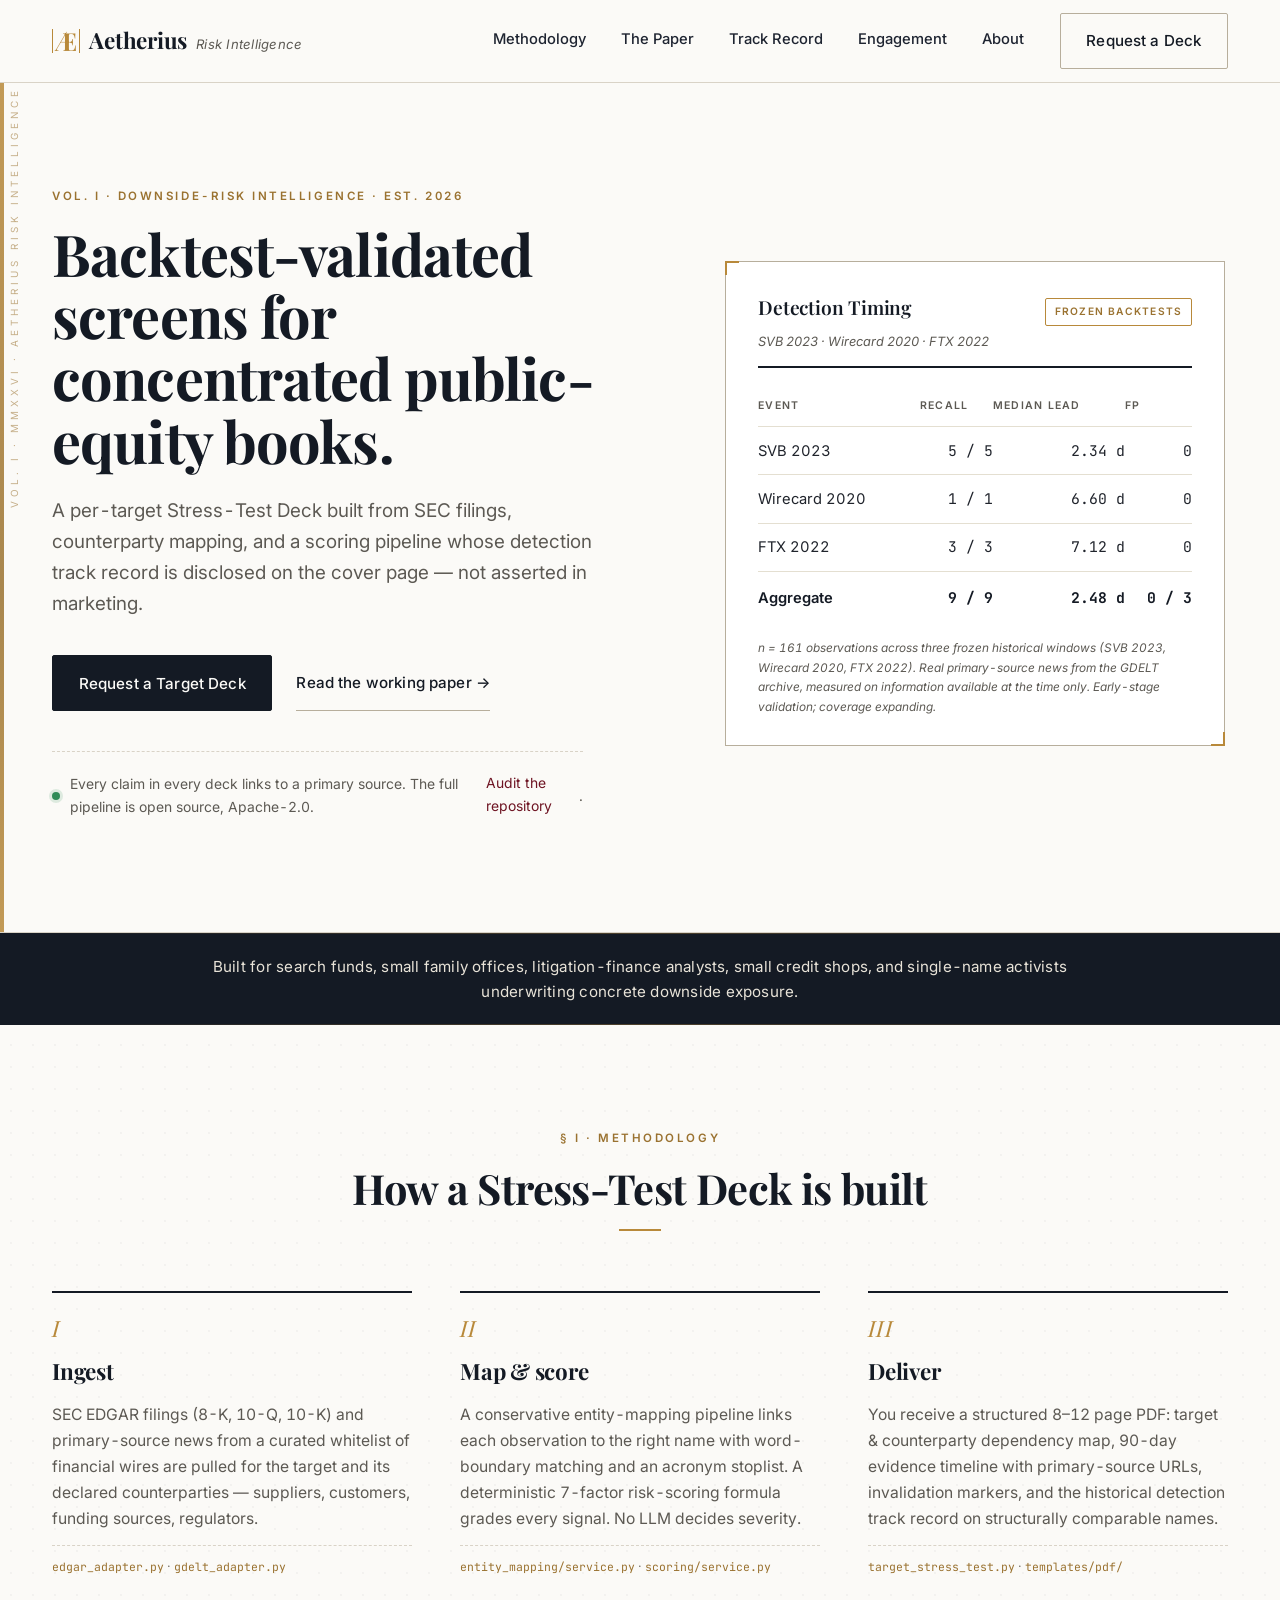
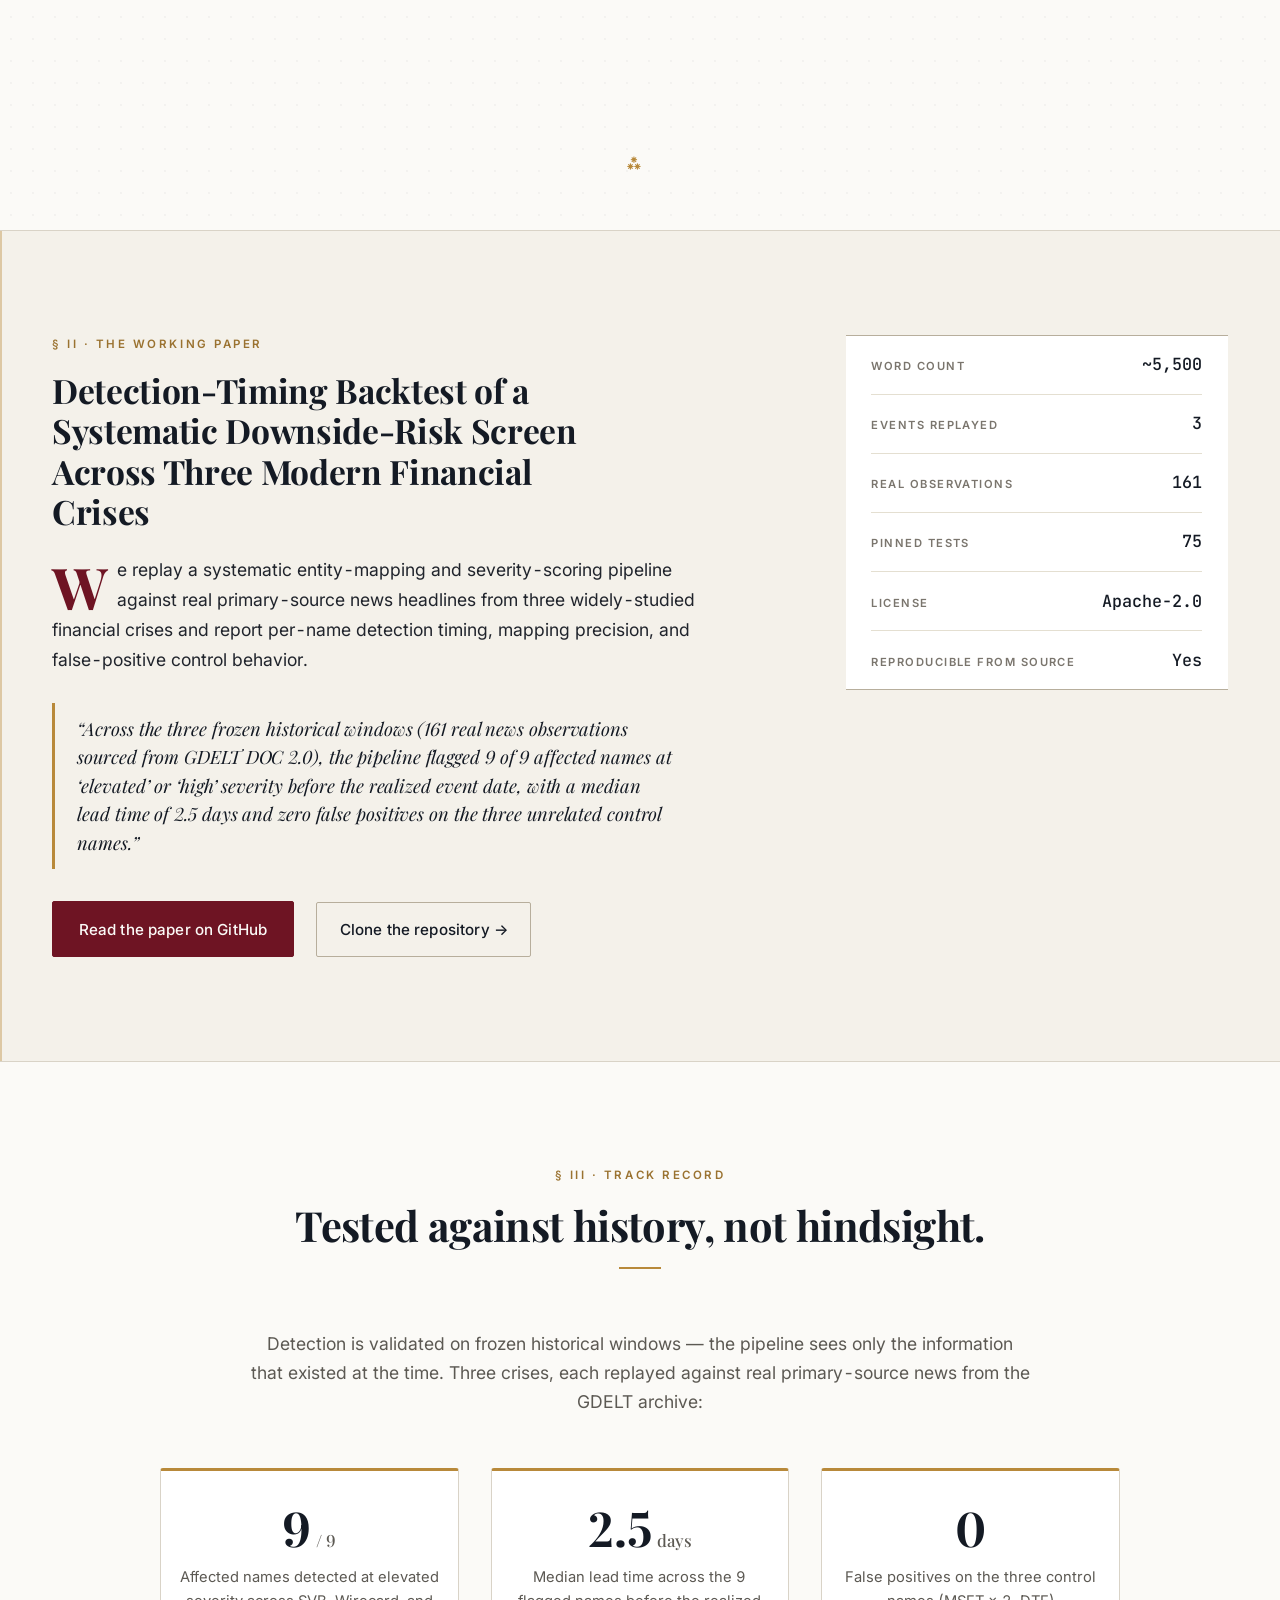
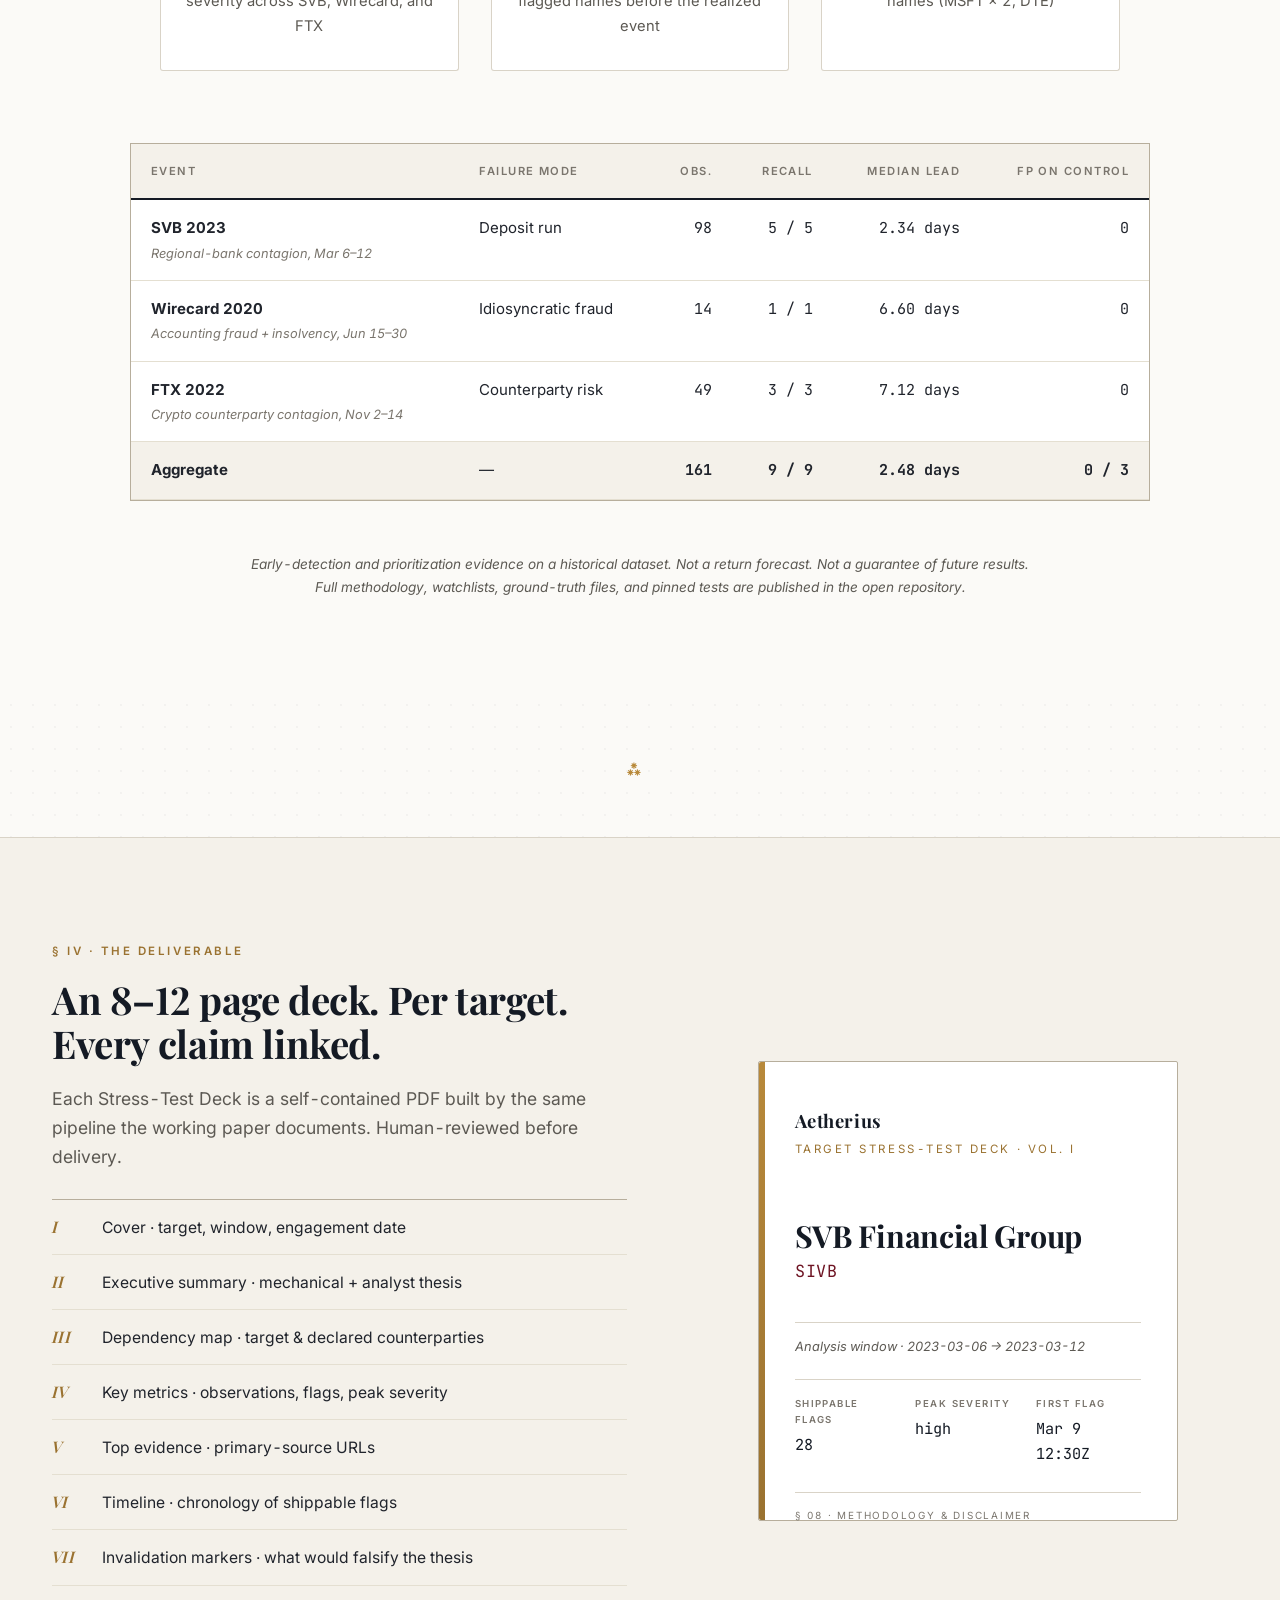
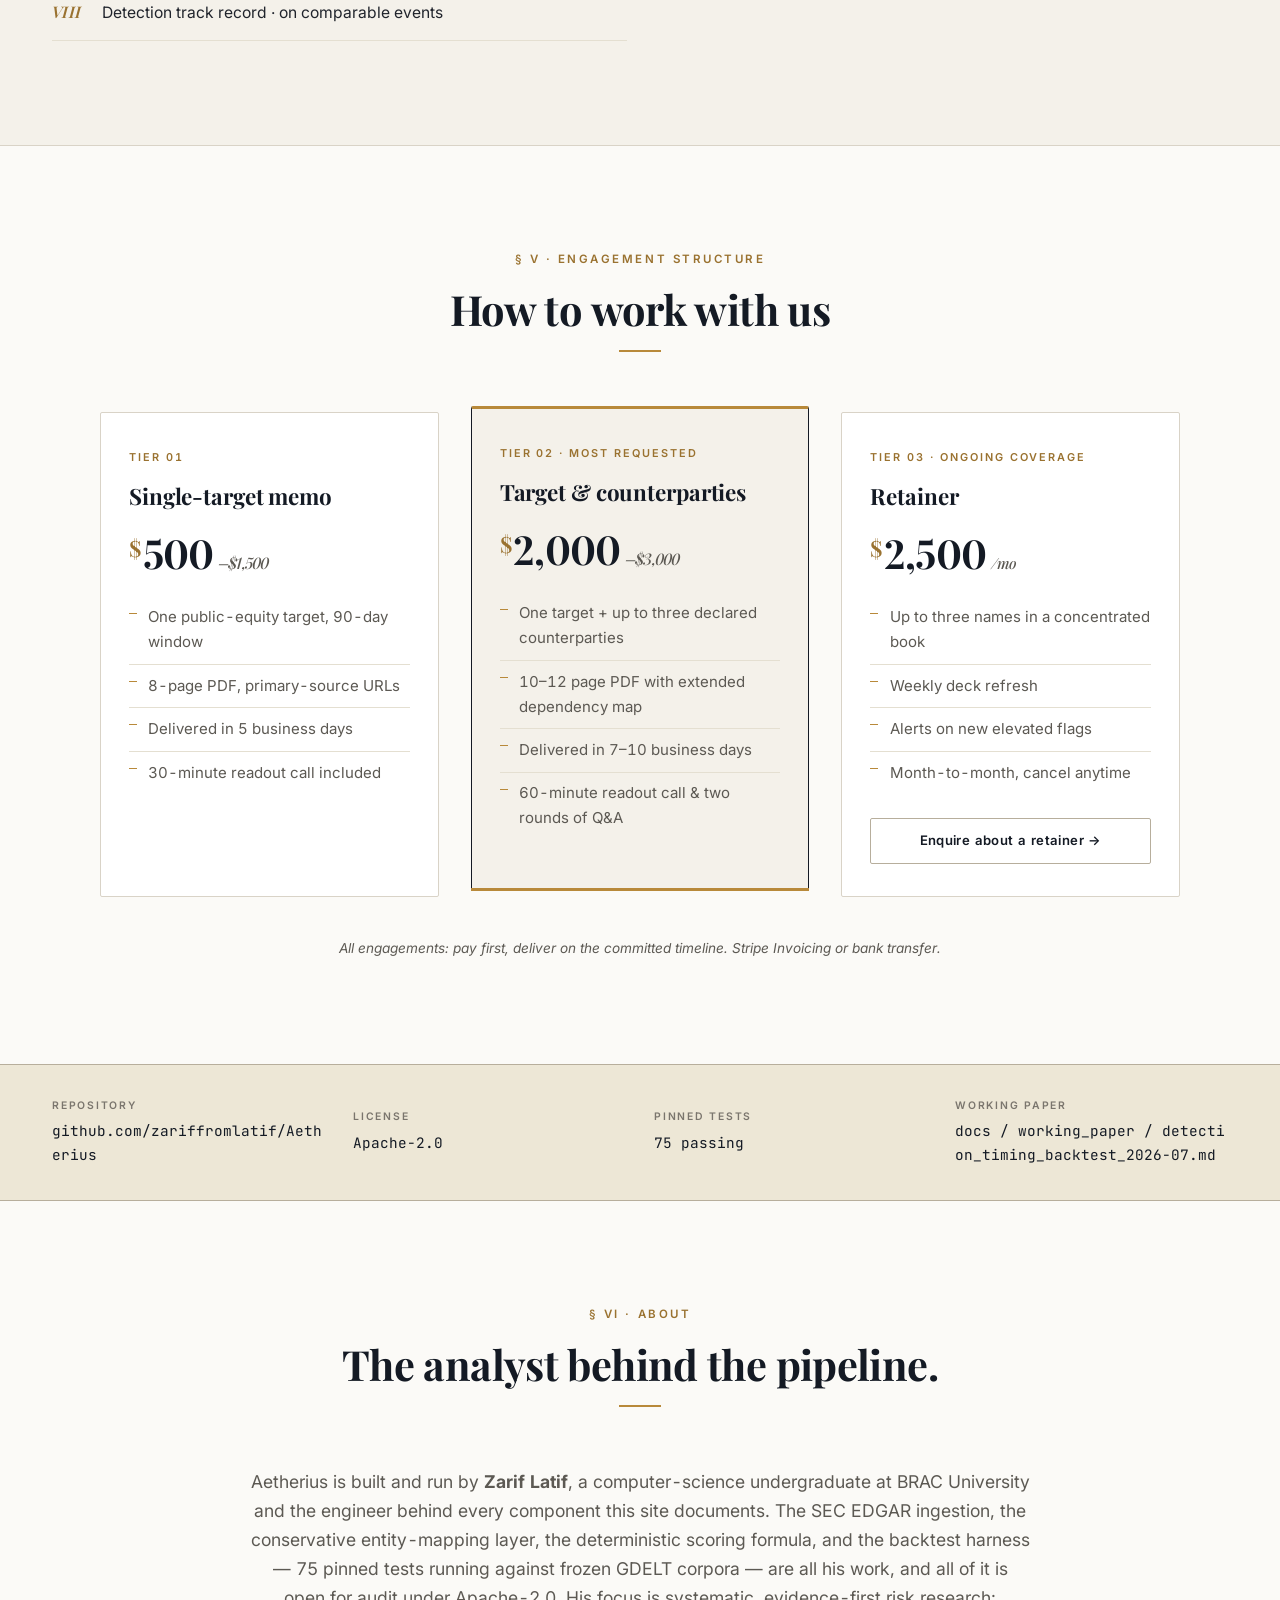
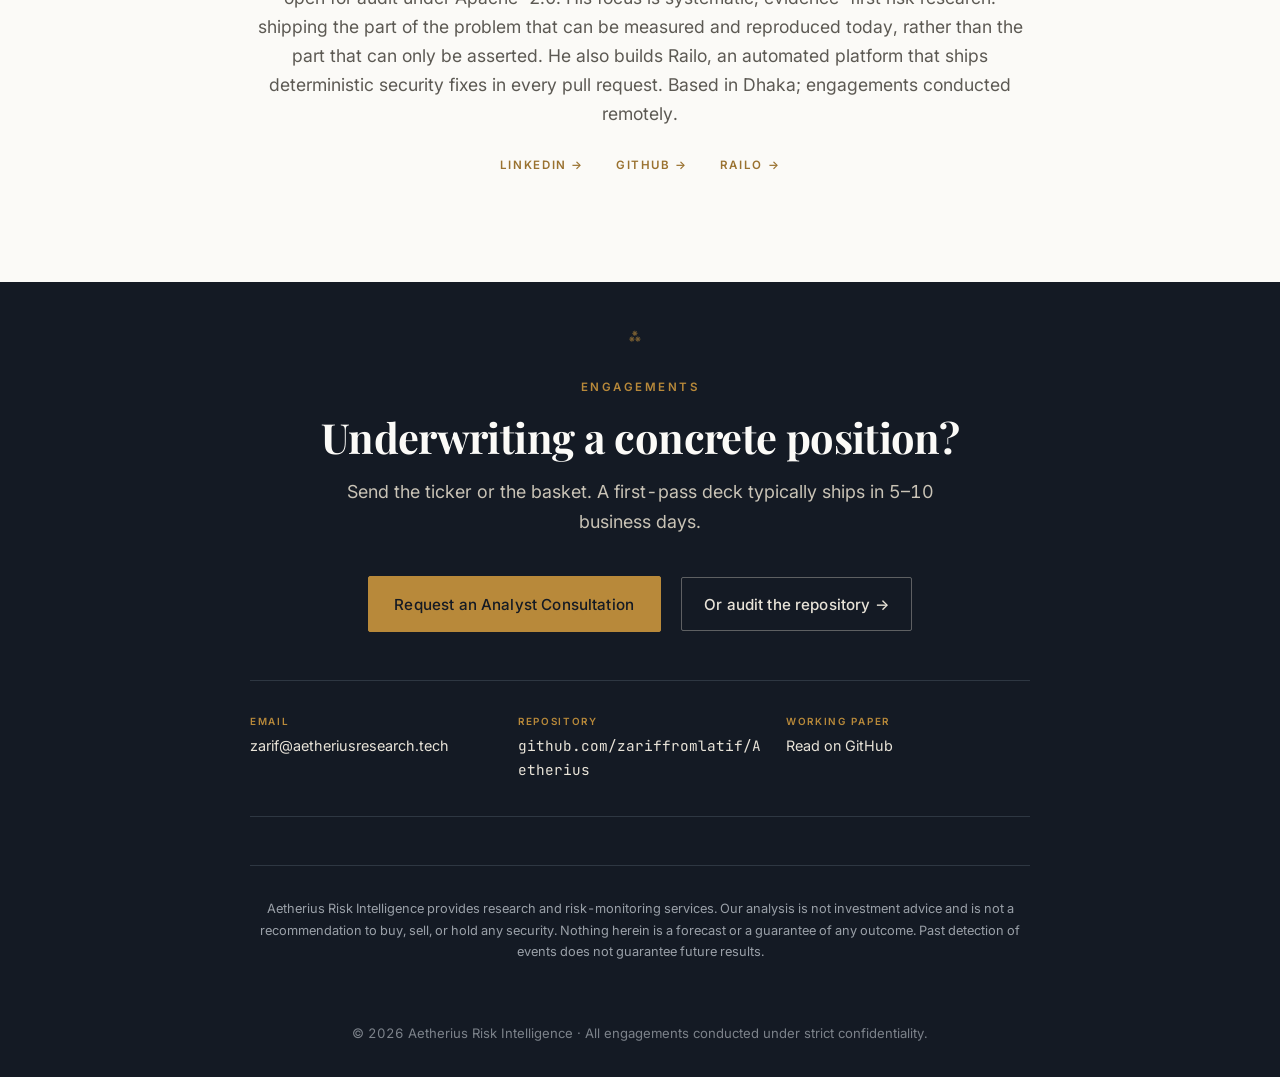
<file: landing_page/index.html>
<!DOCTYPE html>
<html lang="en">
<head>
    <meta charset="UTF-8">
    <meta name="viewport" content="width=device-width, initial-scale=1.0">
    <meta name="theme-color" content="#141A24">
    <title>Aetherius Risk Intelligence · Backtest-Validated Downside-Risk Screens for Concentrated Public-Equity Books</title>
    <meta name="description" content="Per-target Stress-Test Decks for search funds, small family offices, litigation-finance analysts, and small credit shops. 9 of 9 affected names detected across SVB, Wirecard, and FTX. Full pipeline open source; every claim links to a primary source.">

    <!-- Canonical + Open Graph + Twitter -->
    <link rel="canonical" href="https://aetheriusresearch.tech/">
    <meta property="og:type" content="website">
    <meta property="og:url" content="https://aetheriusresearch.tech/">
    <meta property="og:title" content="Aetherius Risk Intelligence · Backtest-Validated Downside-Risk Screens">
    <meta property="og:description" content="9 of 9 affected names detected before the realized event across SVB, Wirecard, and FTX. Full pipeline open source; every claim in every deck links to a primary source.">
    <meta property="og:site_name" content="Aetherius Risk Intelligence">
    <meta property="og:image" content="https://aetheriusresearch.tech/og.png">
    <meta property="og:image:width" content="1200">
    <meta property="og:image:height" content="630">
    <meta name="twitter:card" content="summary_large_image">
    <meta name="twitter:title" content="Aetherius Risk Intelligence">
    <meta name="twitter:description" content="9 of 9 affected names detected before the realized event across SVB, Wirecard, and FTX. Track record disclosed on the cover page, not asserted in marketing.">
    <meta name="twitter:image" content="https://aetheriusresearch.tech/og.png">

    <link rel="icon" type="image/svg+xml" href="favicon.svg">
    <link rel="alternate icon" href="favicon.ico">

    <link rel="preconnect" href="https://fonts.googleapis.com">
    <link rel="preconnect" href="https://fonts.gstatic.com" crossorigin>
    <link href="https://fonts.googleapis.com/css2?family=Inter:wght@400;500;600&family=Playfair+Display:ital,wght@0,500;0,600;0,700;1,500&family=JetBrains+Mono:wght@400;500&display=swap" rel="stylesheet">
    <link rel="stylesheet" href="style.css">
</head>
<body>

    <!-- ================================================================
         Header
         ================================================================ -->
    <header class="site-header">
        <div class="container nav-container">
            <a href="#top" class="logo" aria-label="Aetherius Risk Intelligence — home">
                <span class="logo-mark" aria-hidden="true">Æ</span>
                <span class="logo-word">Aetherius</span>
                <span class="logo-sub">Risk Intelligence</span>
            </a>
            <nav class="main-nav" id="main-nav">
                <a href="#methodology">Methodology</a>
                <a href="#paper">The Paper</a>
                <a href="#credibility">Track Record</a>
                <a href="#engagement">Engagement</a>
                <a href="#about">About</a>
                <a href="#contact" class="btn btn-outline">Request a Deck</a>
            </nav>
            <button class="nav-toggle" id="nav-toggle" aria-label="Toggle navigation" aria-expanded="false" aria-controls="main-nav">
                <span></span><span></span><span></span>
            </button>
        </div>
    </header>

    <!-- ================================================================
         Hero
         ================================================================ -->
    <section class="hero ledger" id="top">
        <div class="container hero-container">
            <div class="hero-content">
                <p class="eyebrow">Vol. I · Downside-Risk Intelligence · Est. 2026</p>
                <h1>Backtest-validated screens for concentrated public-equity books.</h1>
                <p class="lede">A per-target Stress-Test Deck built from SEC filings, counterparty mapping, and a scoring pipeline whose detection track record is disclosed on the cover page &mdash; not asserted in marketing.</p>
                <div class="hero-actions">
                    <a href="#contact" class="btn btn-primary">Request a Target Deck</a>
                    <a href="#paper" class="btn btn-secondary">Read the working paper &rarr;</a>
                </div>
                <p class="hero-open">
                    <span class="open-dot" aria-hidden="true"></span>
                    Every claim in every deck links to a primary source. The full pipeline is open source, Apache-2.0. <a href="https://github.com/zariffromlatif/Aetherius" target="_blank" rel="noopener">Audit the repository</a>.
                </p>
            </div>
            <div class="hero-visual">
                <div class="data-card">
                    <div class="data-header">
                        <h3>Detection Timing</h3>
                        <span class="badge">Frozen backtests</span>
                    </div>
                    <p class="data-subject">SVB 2023 &middot; Wirecard 2020 &middot; FTX 2022</p>
                    <table class="data-table">
                        <thead>
                            <tr>
                                <th>Event</th>
                                <th>Recall</th>
                                <th>Median lead</th>
                                <th>FP</th>
                            </tr>
                        </thead>
                        <tbody>
                            <tr>
                                <td>SVB 2023</td>
                                <td class="num">5 / 5</td>
                                <td class="num">2.34 d</td>
                                <td class="num">0</td>
                            </tr>
                            <tr>
                                <td>Wirecard 2020</td>
                                <td class="num">1 / 1</td>
                                <td class="num">6.60 d</td>
                                <td class="num">0</td>
                            </tr>
                            <tr>
                                <td>FTX 2022</td>
                                <td class="num">3 / 3</td>
                                <td class="num">7.12 d</td>
                                <td class="num">0</td>
                            </tr>
                            <tr class="agg">
                                <td>Aggregate</td>
                                <td class="num"><strong>9 / 9</strong></td>
                                <td class="num"><strong>2.48 d</strong></td>
                                <td class="num"><strong>0 / 3</strong></td>
                            </tr>
                        </tbody>
                    </table>
                    <p class="data-footnote">n = 161 observations across three frozen historical windows (SVB 2023, Wirecard 2020, FTX 2022). Real primary-source news from the GDELT archive, measured on information available at the time only. Early-stage validation; coverage expanding.</p>
                </div>
            </div>
        </div>
    </section>

    <!-- ================================================================
         Trust banner
         ================================================================ -->
    <section class="trust-banner">
        <div class="container">
            <p>Built for search funds, small family offices, litigation-finance analysts, small credit shops, and single-name activists underwriting concrete downside exposure.</p>
        </div>
    </section>

    <!-- ================================================================
         Section I · Methodology
         ================================================================ -->
    <section id="methodology" class="methodology">
        <div class="container">
            <div class="section-lead">
                <p class="eyebrow">§ I · Methodology</p>
                <h2 class="section-title">How a Stress-Test Deck is built</h2>
            </div>
            <div class="steps-grid">
                <div class="step-card">
                    <div class="step-number">I</div>
                    <h3>Ingest</h3>
                    <p>SEC EDGAR filings (8-K, 10-Q, 10-K) and primary-source news from a curated whitelist of financial wires are pulled for the target and its declared counterparties &mdash; suppliers, customers, funding sources, regulators.</p>
                    <p class="step-note"><span class="mono">edgar_adapter.py</span> &middot; <span class="mono">gdelt_adapter.py</span></p>
                </div>
                <div class="step-card">
                    <div class="step-number">II</div>
                    <h3>Map &amp; score</h3>
                    <p>A conservative entity-mapping pipeline links each observation to the right name with word-boundary matching and an acronym stoplist. A deterministic 7-factor risk-scoring formula grades every signal. No LLM decides severity.</p>
                    <p class="step-note"><span class="mono">entity_mapping/service.py</span> &middot; <span class="mono">scoring/service.py</span></p>
                </div>
                <div class="step-card">
                    <div class="step-number">III</div>
                    <h3>Deliver</h3>
                    <p>You receive a structured 8&ndash;12 page PDF: target &amp; counterparty dependency map, 90-day evidence timeline with primary-source URLs, invalidation markers, and the historical detection track record on structurally comparable names.</p>
                    <p class="step-note"><span class="mono">target_stress_test.py</span> &middot; <span class="mono">templates/pdf/</span></p>
                </div>
            </div>
        </div>
    </section>

    <div class="asterism" aria-hidden="true">⁂</div>

    <!-- ================================================================
         Section II · Working paper
         ================================================================ -->
    <section id="paper" class="paper">
        <div class="container paper-container">
            <div class="paper-content">
                <p class="eyebrow">§ II · The working paper</p>
                <h2>Detection-Timing Backtest of a Systematic Downside-Risk Screen Across Three Modern Financial Crises</h2>
                <p class="paper-lede">
                    <span class="dropcap">W</span>e replay a systematic entity-mapping and severity-scoring pipeline against real primary-source news headlines from three widely-studied financial crises and report per-name detection timing, mapping precision, and false-positive control behavior.
                </p>
                <blockquote class="pull-quote">
                    &ldquo;Across the three frozen historical windows (161 real news observations sourced from GDELT DOC 2.0), the pipeline flagged 9 of 9 affected names at &lsquo;elevated&rsquo; or &lsquo;high&rsquo; severity before the realized event date, with a median lead time of 2.5 days and zero false positives on the three unrelated control names.&rdquo;
                </blockquote>
                <div class="paper-actions">
                    <a href="https://github.com/zariffromlatif/Aetherius/blob/main/docs/working_paper/detection_timing_backtest_2026-07.md" class="btn btn-primary-alt" target="_blank" rel="noopener">Read the paper on GitHub</a>
                    <a href="https://github.com/zariffromlatif/Aetherius" class="btn btn-tertiary" target="_blank" rel="noopener">Clone the repository &rarr;</a>
                </div>
            </div>
            <aside class="paper-facts">
                <div class="fact">
                    <span class="fact-k">Word count</span>
                    <span class="fact-v">~5,500</span>
                </div>
                <div class="fact">
                    <span class="fact-k">Events replayed</span>
                    <span class="fact-v">3</span>
                </div>
                <div class="fact">
                    <span class="fact-k">Real observations</span>
                    <span class="fact-v">161</span>
                </div>
                <div class="fact">
                    <span class="fact-k">Pinned tests</span>
                    <span class="fact-v">75</span>
                </div>
                <div class="fact">
                    <span class="fact-k">License</span>
                    <span class="fact-v">Apache-2.0</span>
                </div>
                <div class="fact">
                    <span class="fact-k">Reproducible from source</span>
                    <span class="fact-v">Yes</span>
                </div>
            </aside>
        </div>
    </section>

    <!-- ================================================================
         Section III · Track record
         ================================================================ -->
    <section id="credibility" class="credibility">
        <div class="container">
            <div class="section-lead">
                <p class="eyebrow">§ III · Track record</p>
                <h2 class="section-title">Tested against history, not hindsight.</h2>
            </div>
            <p class="credibility-intro">Detection is validated on frozen historical windows &mdash; the pipeline sees only the information that existed at the time. Three crises, each replayed against real primary-source news from the GDELT archive:</p>

            <div class="metrics-grid">
                <div class="metric">
                    <div class="metric-value">9<span class="metric-unit">/ 9</span></div>
                    <div class="metric-label">Affected names detected at elevated severity across SVB, Wirecard, and FTX</div>
                </div>
                <div class="metric">
                    <div class="metric-value">2.5<span class="metric-unit">days</span></div>
                    <div class="metric-label">Median lead time across the 9 flagged names before the realized event</div>
                </div>
                <div class="metric">
                    <div class="metric-value">0</div>
                    <div class="metric-label">False positives on the three control names (MSFT &times; 2, DTE)</div>
                </div>
            </div>

            <div class="events-table-wrap">
                <table class="events-table">
                    <thead>
                        <tr>
                            <th>Event</th>
                            <th>Failure mode</th>
                            <th class="num">Obs.</th>
                            <th class="num">Recall</th>
                            <th class="num">Median lead</th>
                            <th class="num">FP on control</th>
                        </tr>
                    </thead>
                    <tbody>
                        <tr>
                            <td><strong>SVB 2023</strong><br><span class="cell-sub">Regional-bank contagion, Mar 6&ndash;12</span></td>
                            <td>Deposit run</td>
                            <td class="num">98</td>
                            <td class="num">5 / 5</td>
                            <td class="num">2.34 days</td>
                            <td class="num">0</td>
                        </tr>
                        <tr>
                            <td><strong>Wirecard 2020</strong><br><span class="cell-sub">Accounting fraud + insolvency, Jun 15&ndash;30</span></td>
                            <td>Idiosyncratic fraud</td>
                            <td class="num">14</td>
                            <td class="num">1 / 1</td>
                            <td class="num">6.60 days</td>
                            <td class="num">0</td>
                        </tr>
                        <tr>
                            <td><strong>FTX 2022</strong><br><span class="cell-sub">Crypto counterparty contagion, Nov 2&ndash;14</span></td>
                            <td>Counterparty risk</td>
                            <td class="num">49</td>
                            <td class="num">3 / 3</td>
                            <td class="num">7.12 days</td>
                            <td class="num">0</td>
                        </tr>
                        <tr class="agg">
                            <td><strong>Aggregate</strong></td>
                            <td>&mdash;</td>
                            <td class="num"><strong>161</strong></td>
                            <td class="num"><strong>9 / 9</strong></td>
                            <td class="num"><strong>2.48 days</strong></td>
                            <td class="num"><strong>0 / 3</strong></td>
                        </tr>
                    </tbody>
                </table>
            </div>

            <p class="credibility-note">Early-detection and prioritization evidence on a historical dataset. Not a return forecast. Not a guarantee of future results. Full methodology, watchlists, ground-truth files, and pinned tests are published in the open repository.</p>
        </div>
    </section>

    <div class="asterism" aria-hidden="true">⁂</div>

    <!-- ================================================================
         Section IV · Deck anatomy
         ================================================================ -->
    <section id="deliverable" class="sample-section">
        <div class="container sample-container">
            <div class="sample-content">
                <p class="eyebrow">§ IV · The deliverable</p>
                <h2>An 8&ndash;12 page deck. Per target. Every claim linked.</h2>
                <p class="sample-lede">Each Stress-Test Deck is a self-contained PDF built by the same pipeline the working paper documents. Human-reviewed before delivery.</p>
                <ul class="deck-anatomy">
                    <li><span class="anatomy-num">I</span>Cover &middot; target, window, engagement date</li>
                    <li><span class="anatomy-num">II</span>Executive summary &middot; mechanical + analyst thesis</li>
                    <li><span class="anatomy-num">III</span>Dependency map &middot; target &amp; declared counterparties</li>
                    <li><span class="anatomy-num">IV</span>Key metrics &middot; observations, flags, peak severity</li>
                    <li><span class="anatomy-num">V</span>Top evidence &middot; primary-source URLs</li>
                    <li><span class="anatomy-num">VI</span>Timeline &middot; chronology of shippable flags</li>
                    <li><span class="anatomy-num">VII</span>Invalidation markers &middot; what would falsify the thesis</li>
                    <li><span class="anatomy-num">VIII</span>Detection track record &middot; on comparable events</li>
                </ul>
            </div>
            <div class="sample-visual">
                <div class="report-mockup" role="img" aria-label="Illustration of the deck cover">
                    <div class="report-spine" aria-hidden="true"></div>
                    <div class="report-brand">Aetherius</div>
                    <div class="report-subbrand">Target Stress-Test Deck &middot; Vol. I</div>
                    <div class="report-divider"></div>
                    <div class="report-title">SVB Financial Group</div>
                    <div class="report-ticker">SIVB</div>
                    <div class="report-window">Analysis window · 2023-03-06 &rarr; 2023-03-12</div>
                    <div class="report-facts">
                        <div><span class="rf-k">Shippable flags</span><span class="rf-v">28</span></div>
                        <div><span class="rf-k">Peak severity</span><span class="rf-v">high</span></div>
                        <div><span class="rf-k">First flag</span><span class="rf-v">Mar 9 12:30Z</span></div>
                    </div>
                    <div class="report-footer">§ 08 · Methodology &amp; disclaimer</div>
                </div>
            </div>
        </div>
    </section>

    <!-- ================================================================
         Section V · Engagement structure
         ================================================================ -->
    <section id="engagement" class="engagement">
        <div class="container">
            <div class="section-lead">
                <p class="eyebrow">§ V · Engagement structure</p>
                <h2 class="section-title">How to work with us</h2>
            </div>
            <div class="tiers">
                <div class="tier">
                    <p class="tier-eyebrow">Tier 01</p>
                    <h3>Single-target memo</h3>
                    <p class="tier-price"><span class="tier-currency">$</span>500<span class="tier-range">&ndash;$1,500</span></p>
                    <ul class="tier-details">
                        <li>One public-equity target, 90-day window</li>
                        <li>8-page PDF, primary-source URLs</li>
                        <li>Delivered in 5 business days</li>
                        <li>30-minute readout call included</li>
                    </ul>
                </div>
                <div class="tier tier-featured">
                    <p class="tier-eyebrow">Tier 02 · Most requested</p>
                    <h3>Target &amp; counterparties</h3>
                    <p class="tier-price"><span class="tier-currency">$</span>2,000<span class="tier-range">&ndash;$3,000</span></p>
                    <ul class="tier-details">
                        <li>One target + up to three declared counterparties</li>
                        <li>10&ndash;12 page PDF with extended dependency map</li>
                        <li>Delivered in 7&ndash;10 business days</li>
                        <li>60-minute readout call &amp; two rounds of Q&amp;A</li>
                    </ul>
                </div>
                <div class="tier">
                    <p class="tier-eyebrow">Tier 03 · Ongoing coverage</p>
                    <h3>Retainer</h3>
                    <p class="tier-price"><span class="tier-currency">$</span>2,500<span class="tier-per">/mo</span></p>
                    <ul class="tier-details">
                        <li>Up to three names in a concentrated book</li>
                        <li>Weekly deck refresh</li>
                        <li>Alerts on new elevated flags</li>
                        <li>Month-to-month, cancel anytime</li>
                    </ul>
                    <a href="mailto:zarif@aetheriusresearch.tech?subject=Retainer%20Enquiry%20%C2%B7%20Ongoing%20Coverage&body=Names%20in%20the%20book%20(up%20to%20three)%3A%20%0ARefresh%20cadence%20needed%3A%20%0AContext%20/%20thesis%3A%20%0A%0A%2D%2D%0ASent%20from%20aetheriusresearch.tech" class="btn btn-outline tier-cta">Enquire about a retainer &rarr;</a>
                </div>
            </div>
            <p class="tier-note">All engagements: pay first, deliver on the committed timeline. Stripe Invoicing or bank transfer.</p>
        </div>
    </section>

    <!-- ================================================================
         Open evidence strip
         ================================================================ -->
    <section class="evidence-strip">
        <div class="container evidence-strip-inner">
            <div class="evidence-cell">
                <span class="ec-k">Repository</span>
                <a class="ec-v mono" href="https://github.com/zariffromlatif/Aetherius" target="_blank" rel="noopener">github.com/zariffromlatif/Aetherius</a>
            </div>
            <div class="evidence-cell">
                <span class="ec-k">License</span>
                <span class="ec-v mono">Apache-2.0</span>
            </div>
            <div class="evidence-cell">
                <span class="ec-k">Pinned tests</span>
                <span class="ec-v mono">75 passing</span>
            </div>
            <div class="evidence-cell">
                <span class="ec-k">Working paper</span>
                <a class="ec-v mono" href="https://github.com/zariffromlatif/Aetherius/blob/main/docs/working_paper/detection_timing_backtest_2026-07.md" target="_blank" rel="noopener">docs / working_paper / detection_timing_backtest_2026-07.md</a>
            </div>
        </div>
    </section>

    <!-- ================================================================
         Section VI · About
         ================================================================ -->
    <section id="about" class="credibility">
        <div class="container">
            <div class="section-lead">
                <p class="eyebrow">§ VI · About</p>
                <h2 class="section-title">The analyst behind the pipeline.</h2>
            </div>
            <p class="credibility-intro">
                Aetherius is built and run by <strong>Zarif Latif</strong>, a computer-science undergraduate at BRAC University and the engineer behind every component this site documents. The SEC EDGAR ingestion, the conservative entity-mapping layer, the deterministic scoring formula, and the backtest harness &mdash; 75 pinned tests running against frozen GDELT corpora &mdash; are all his work, and all of it is open for audit under Apache-2.0. His focus is systematic, evidence-first risk research: shipping the part of the problem that can be measured and reproduced today, rather than the part that can only be asserted. He also builds <a href="https://www.railo.dev" target="_blank" rel="noopener">Railo</a>, an automated platform that ships deterministic security fixes in every pull request. Based in Dhaka; engagements conducted remotely.
            </p>
            <div class="about-links">
                <a href="https://www.linkedin.com/in/zariflatif/" target="_blank" rel="noopener">LinkedIn &rarr;</a>
                <a href="https://github.com/zariffromlatif/Aetherius" target="_blank" rel="noopener">GitHub &rarr;</a>
                <a href="https://www.railo.dev" target="_blank" rel="noopener">Railo &rarr;</a>
            </div>
        </div>
    </section>

    <!-- ================================================================
         Footer / contact
         ================================================================ -->
    <footer id="contact" class="site-footer">
        <div class="container">
            <p class="eyebrow centered footer-eyebrow">Engagements</p>
            <h2>Underwriting a concrete position?</h2>
            <p class="footer-lede">Send the ticker or the basket. A first-pass deck typically ships in 5&ndash;10 business days.</p>
            <div class="footer-actions">
                <a href="mailto:zarif@aetheriusresearch.tech?subject=Stress-Test%20Deck%20Enquiry&body=Ticker%20or%20basket%3A%20%0AAnalysis%20window%3A%20%0ADeclared%20counterparties%20(if%20any)%3A%20%0AContext%20/%20thesis%3A%20%0A%0A%2D%2D%0ASent%20from%20aetheriusresearch.tech" class="btn btn-primary btn-primary-onink">Request an Analyst Consultation</a>
                <a href="https://github.com/zariffromlatif/Aetherius" class="btn btn-ghost-light" target="_blank" rel="noopener">Or audit the repository &rarr;</a>
            </div>

            <div class="footer-contact">
                <div><span class="fc-k">Email</span><a href="mailto:zarif@aetheriusresearch.tech" class="fc-v">zarif@aetheriusresearch.tech</a></div>
                <div><span class="fc-k">Repository</span><a href="https://github.com/zariffromlatif/Aetherius" target="_blank" rel="noopener" class="fc-v mono">github.com/zariffromlatif/Aetherius</a></div>
                <div><span class="fc-k">Working paper</span><a href="https://github.com/zariffromlatif/Aetherius/blob/main/docs/working_paper/detection_timing_backtest_2026-07.md" target="_blank" rel="noopener" class="fc-v">Read on GitHub</a></div>
            </div>

            <div class="footer-disclaimer">
                <p>Aetherius Risk Intelligence provides research and risk-monitoring services. Our analysis is not investment advice and is not a recommendation to buy, sell, or hold any security. Nothing herein is a forecast or a guarantee of any outcome. Past detection of events does not guarantee future results.</p>
            </div>

            <div class="footer-bottom">
                <p>&copy; 2026 Aetherius Risk Intelligence &middot; All engagements conducted under strict confidentiality.</p>
            </div>
        </div>
    </footer>

    <script>
        (function () {
            var toggle = document.getElementById('nav-toggle');
            var nav = document.getElementById('main-nav');
            if (!toggle || !nav) return;
            toggle.addEventListener('click', function () {
                var open = nav.classList.toggle('open');
                toggle.classList.toggle('open', open);
                toggle.setAttribute('aria-expanded', open ? 'true' : 'false');
            });
            nav.addEventListener('click', function (e) {
                if (e.target.tagName === 'A' && nav.classList.contains('open')) {
                    nav.classList.remove('open');
                    toggle.classList.remove('open');
                    toggle.setAttribute('aria-expanded', 'false');
                }
            });
        })();
    </script>

</body>
</html>
</file>
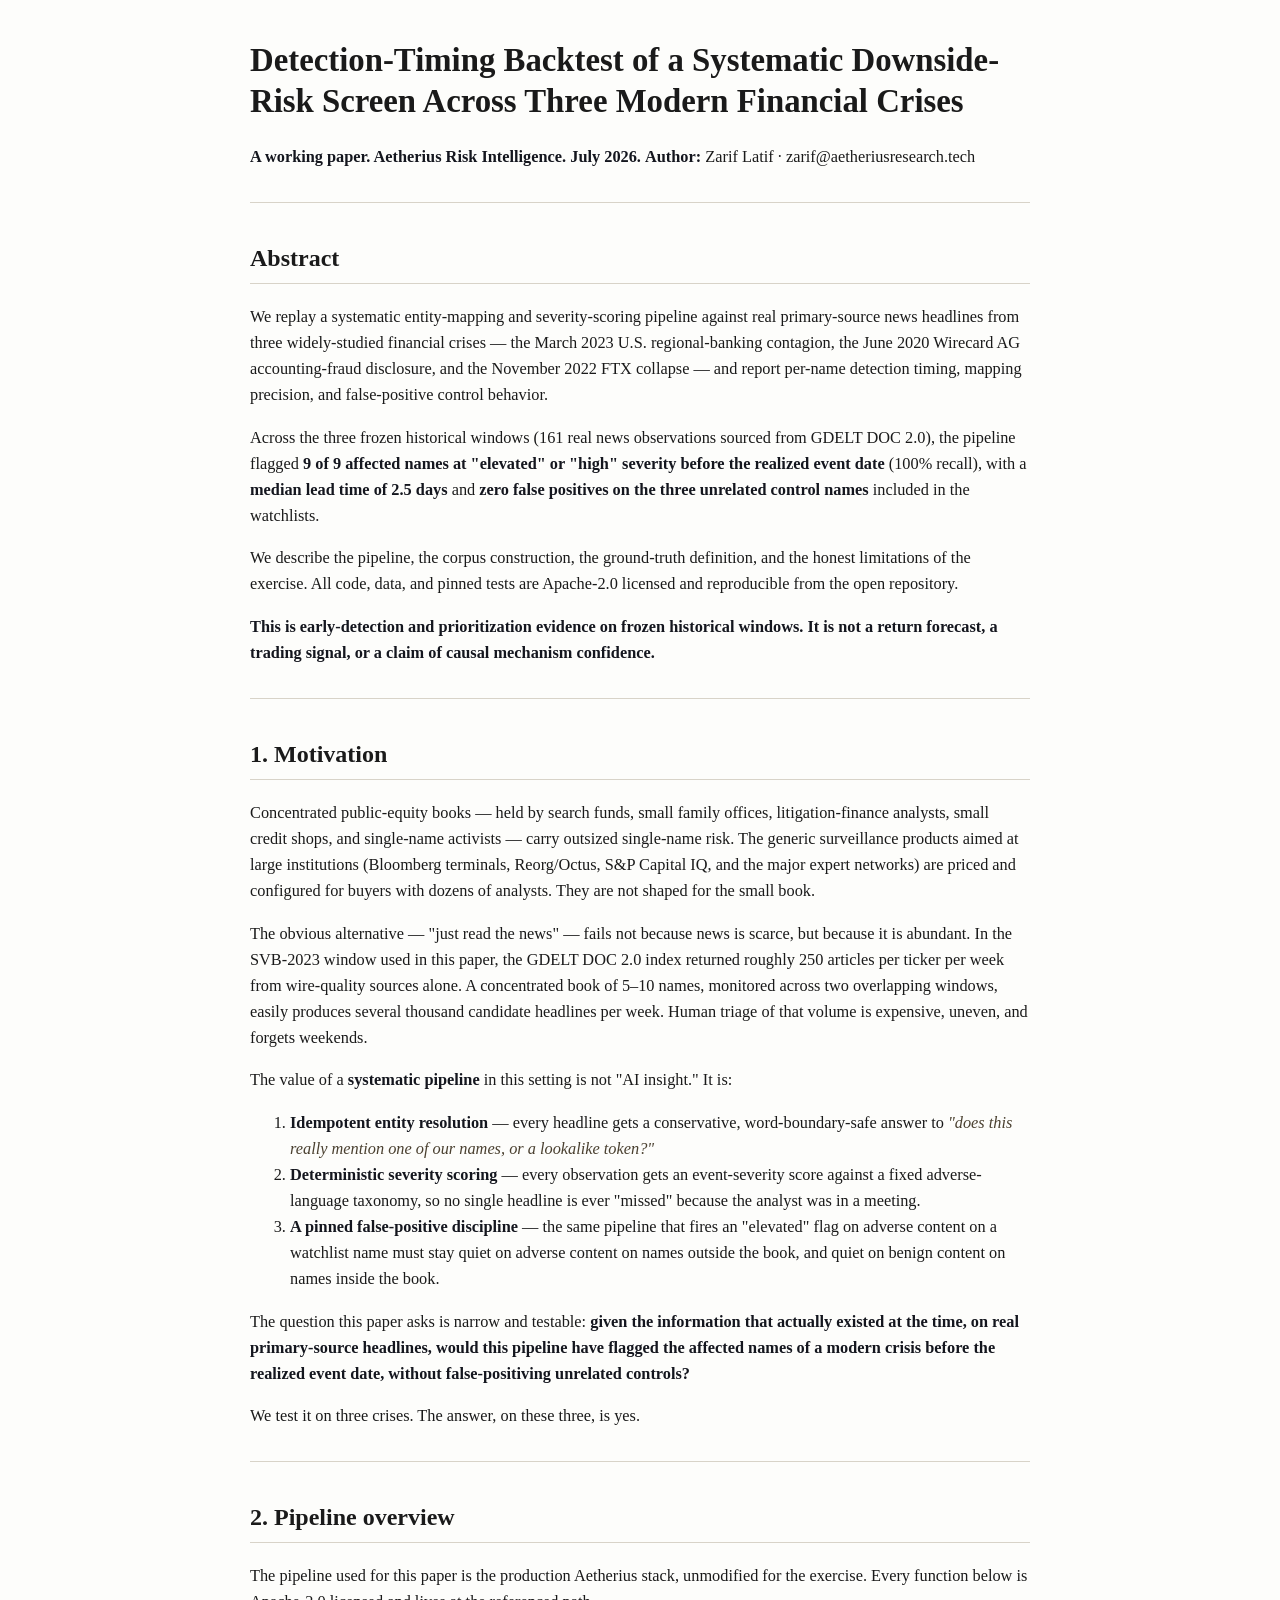
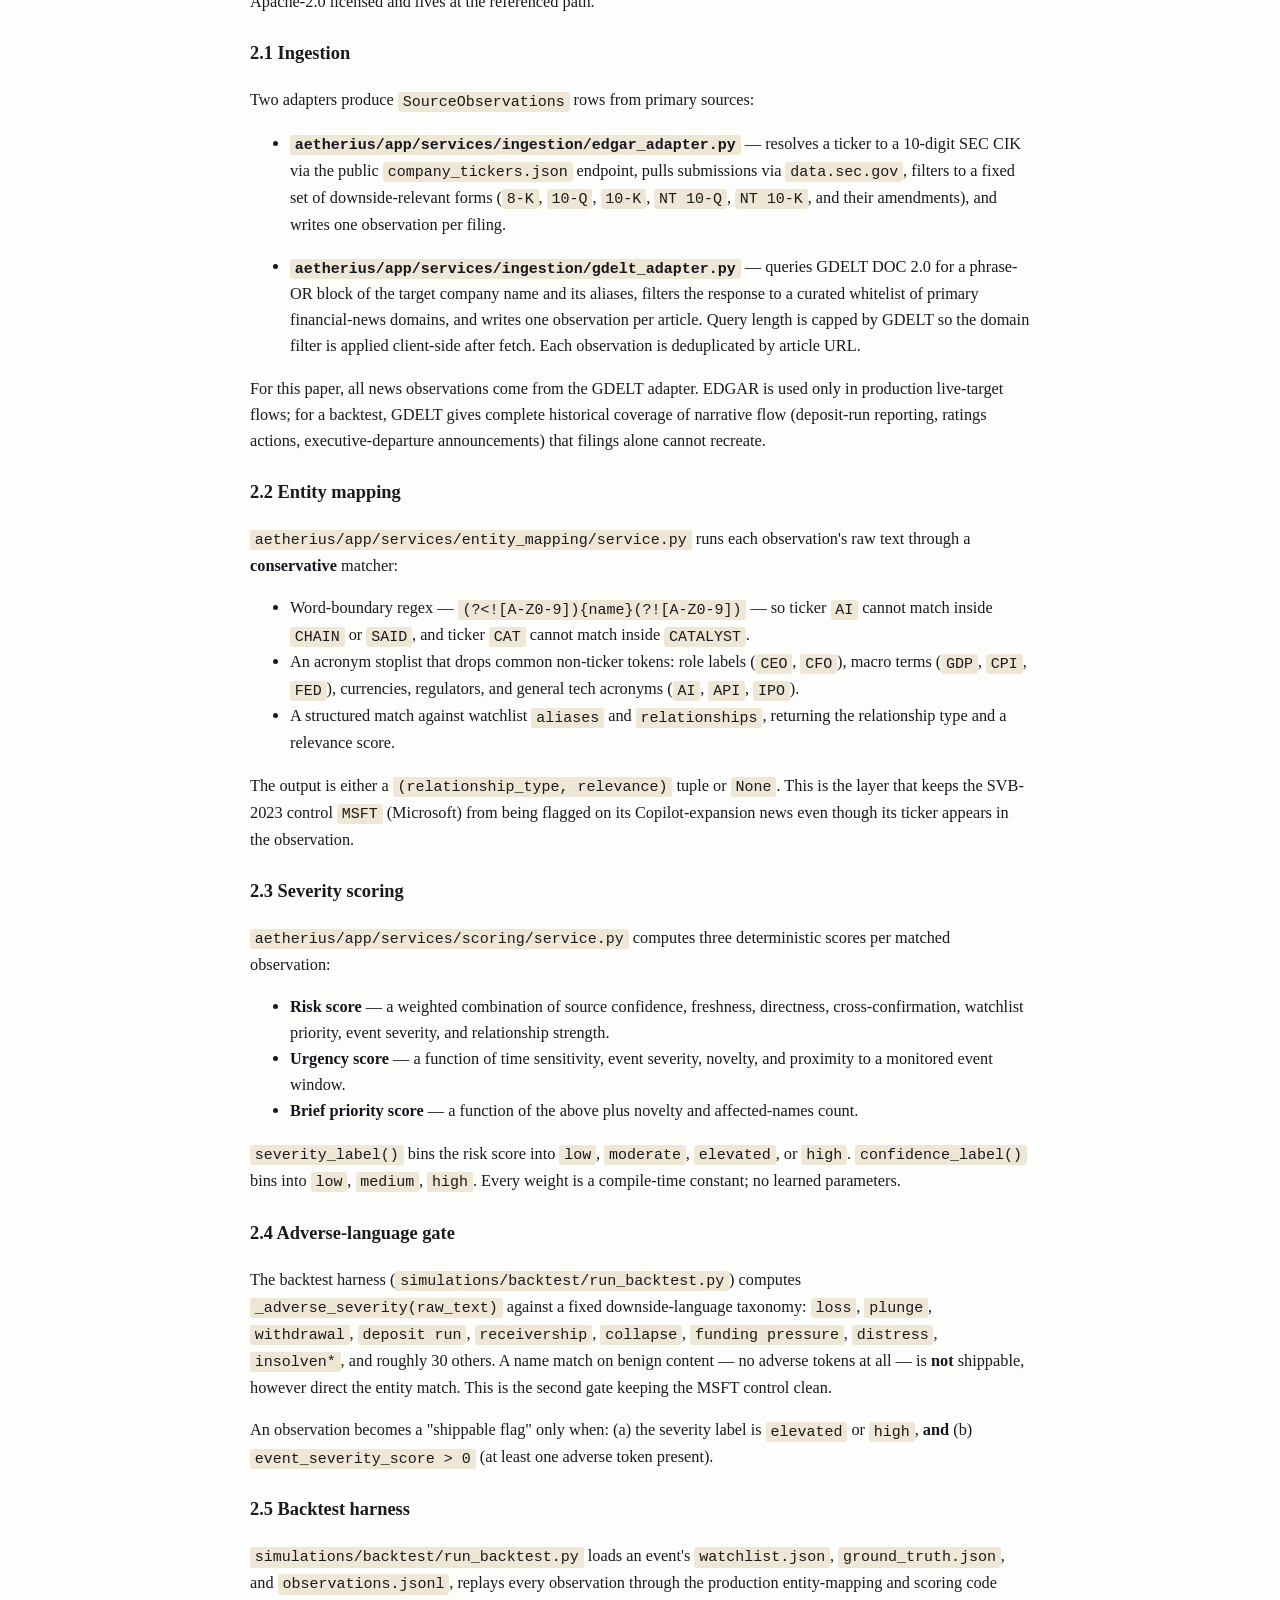
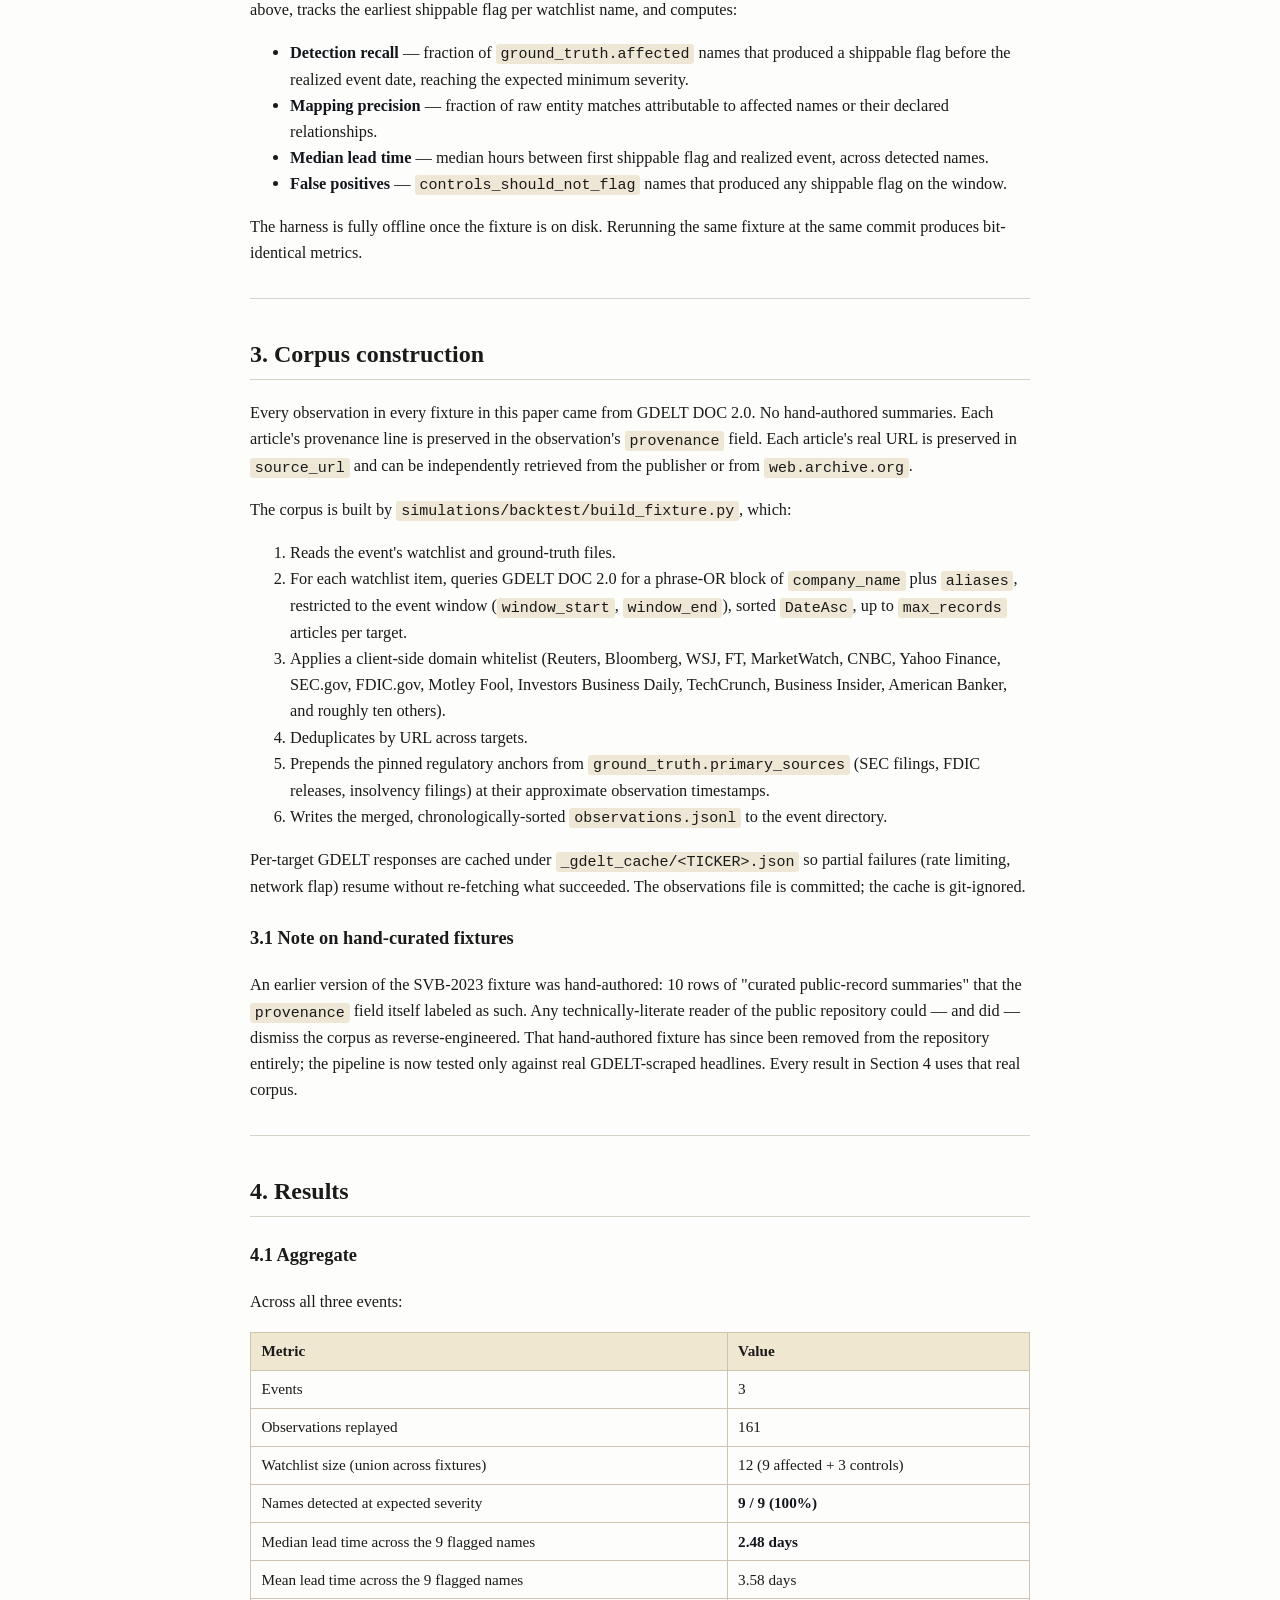
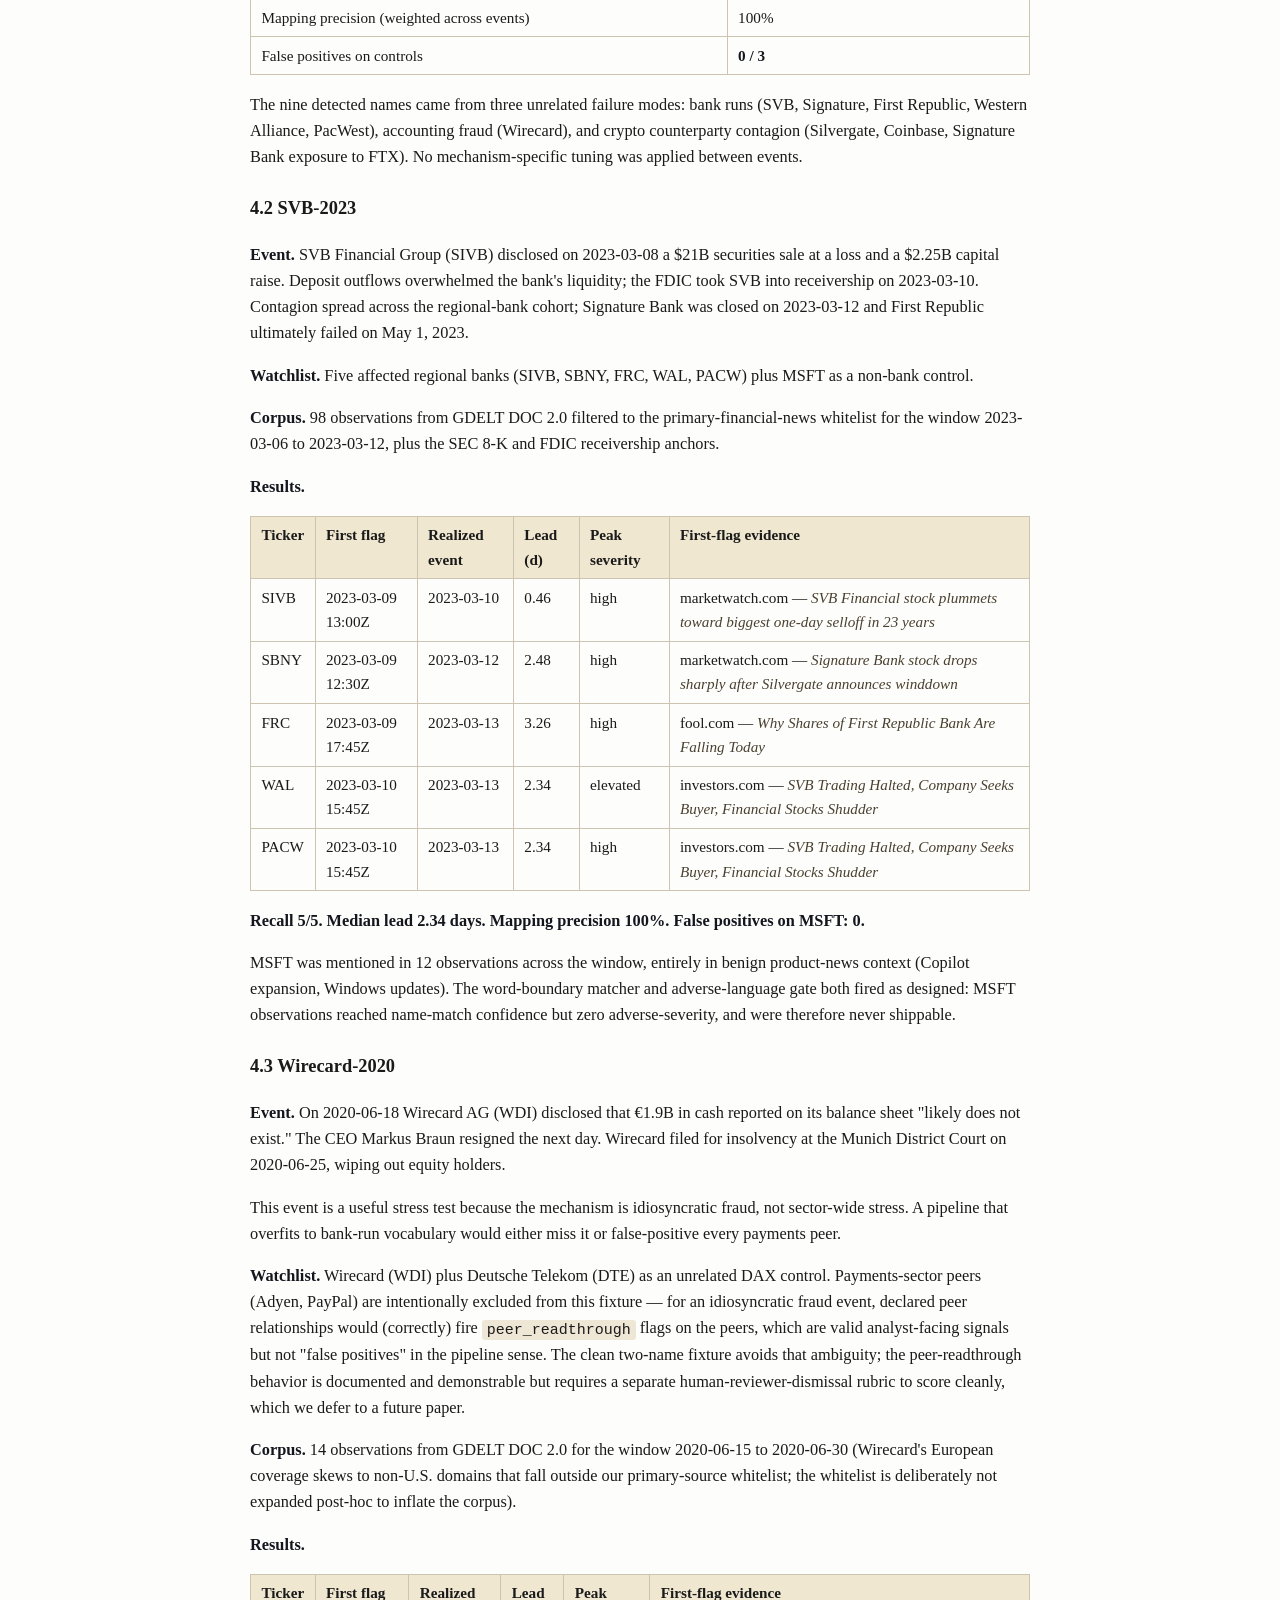
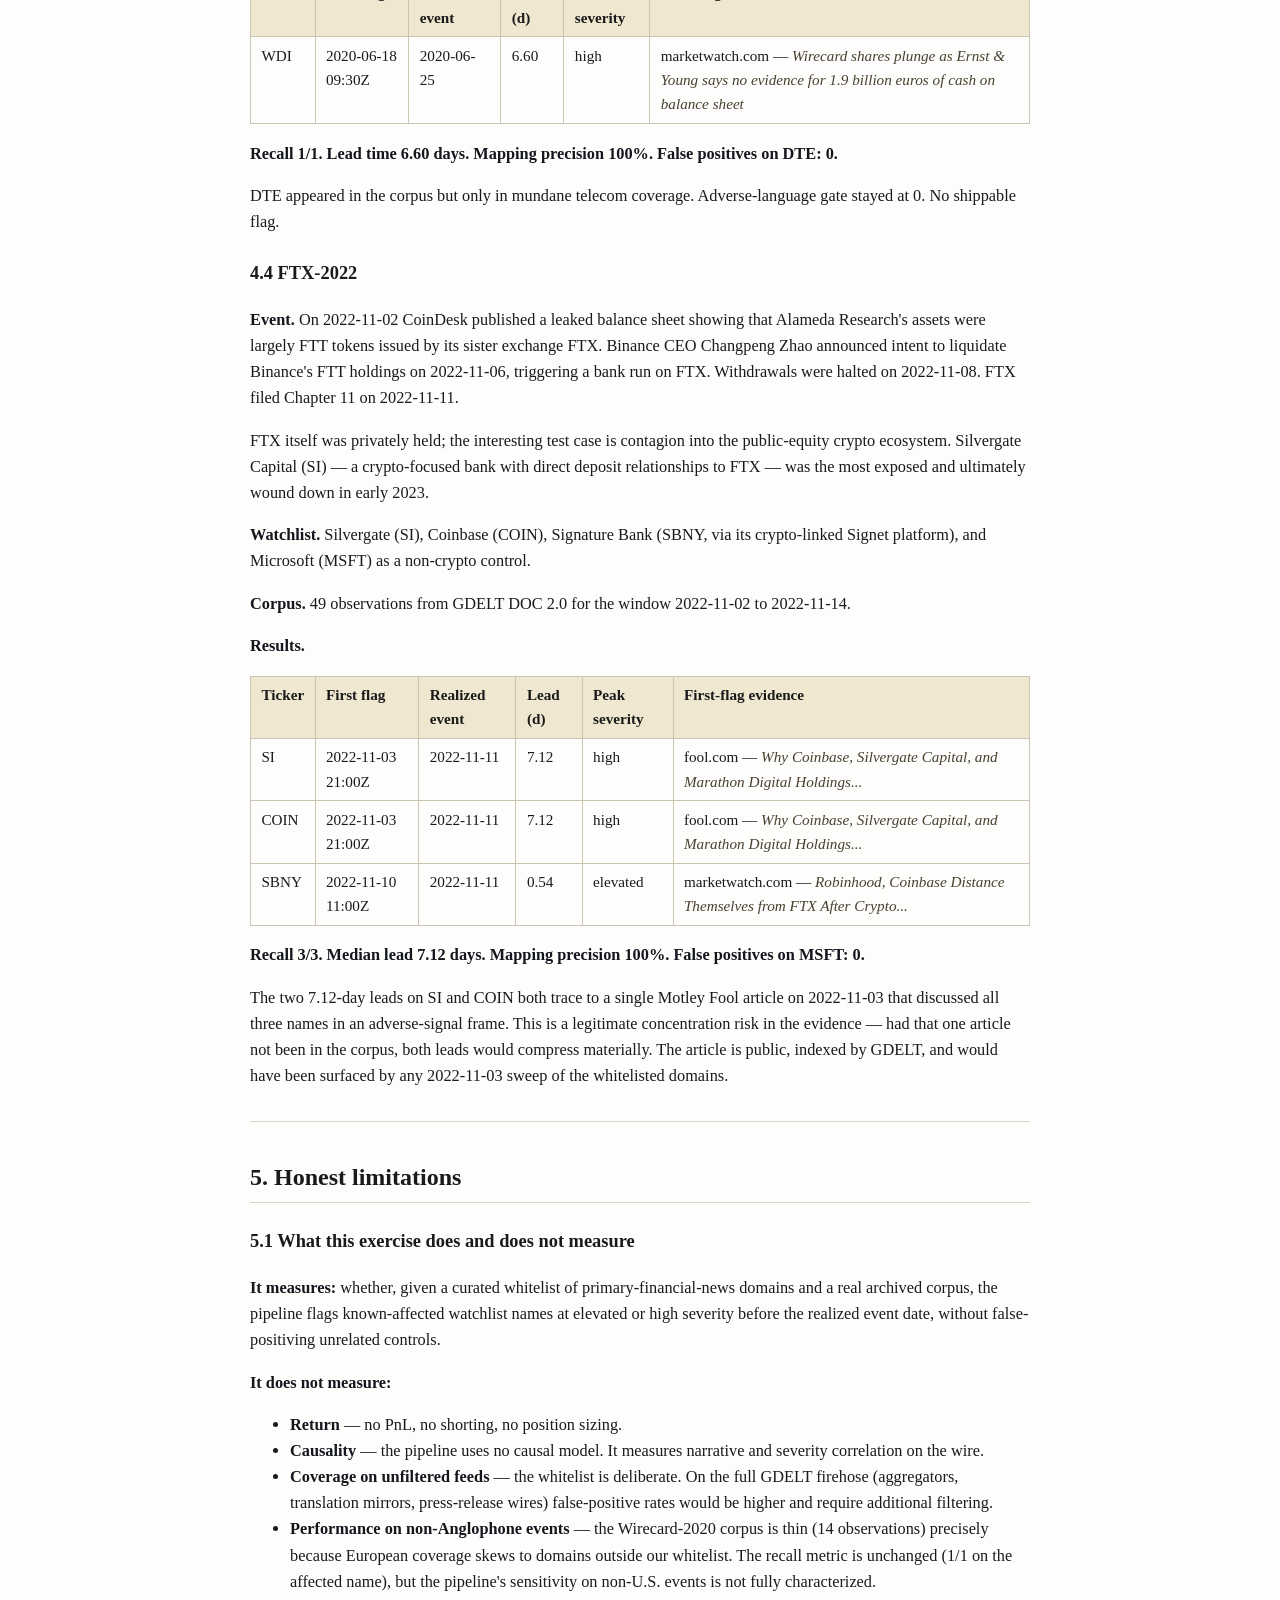
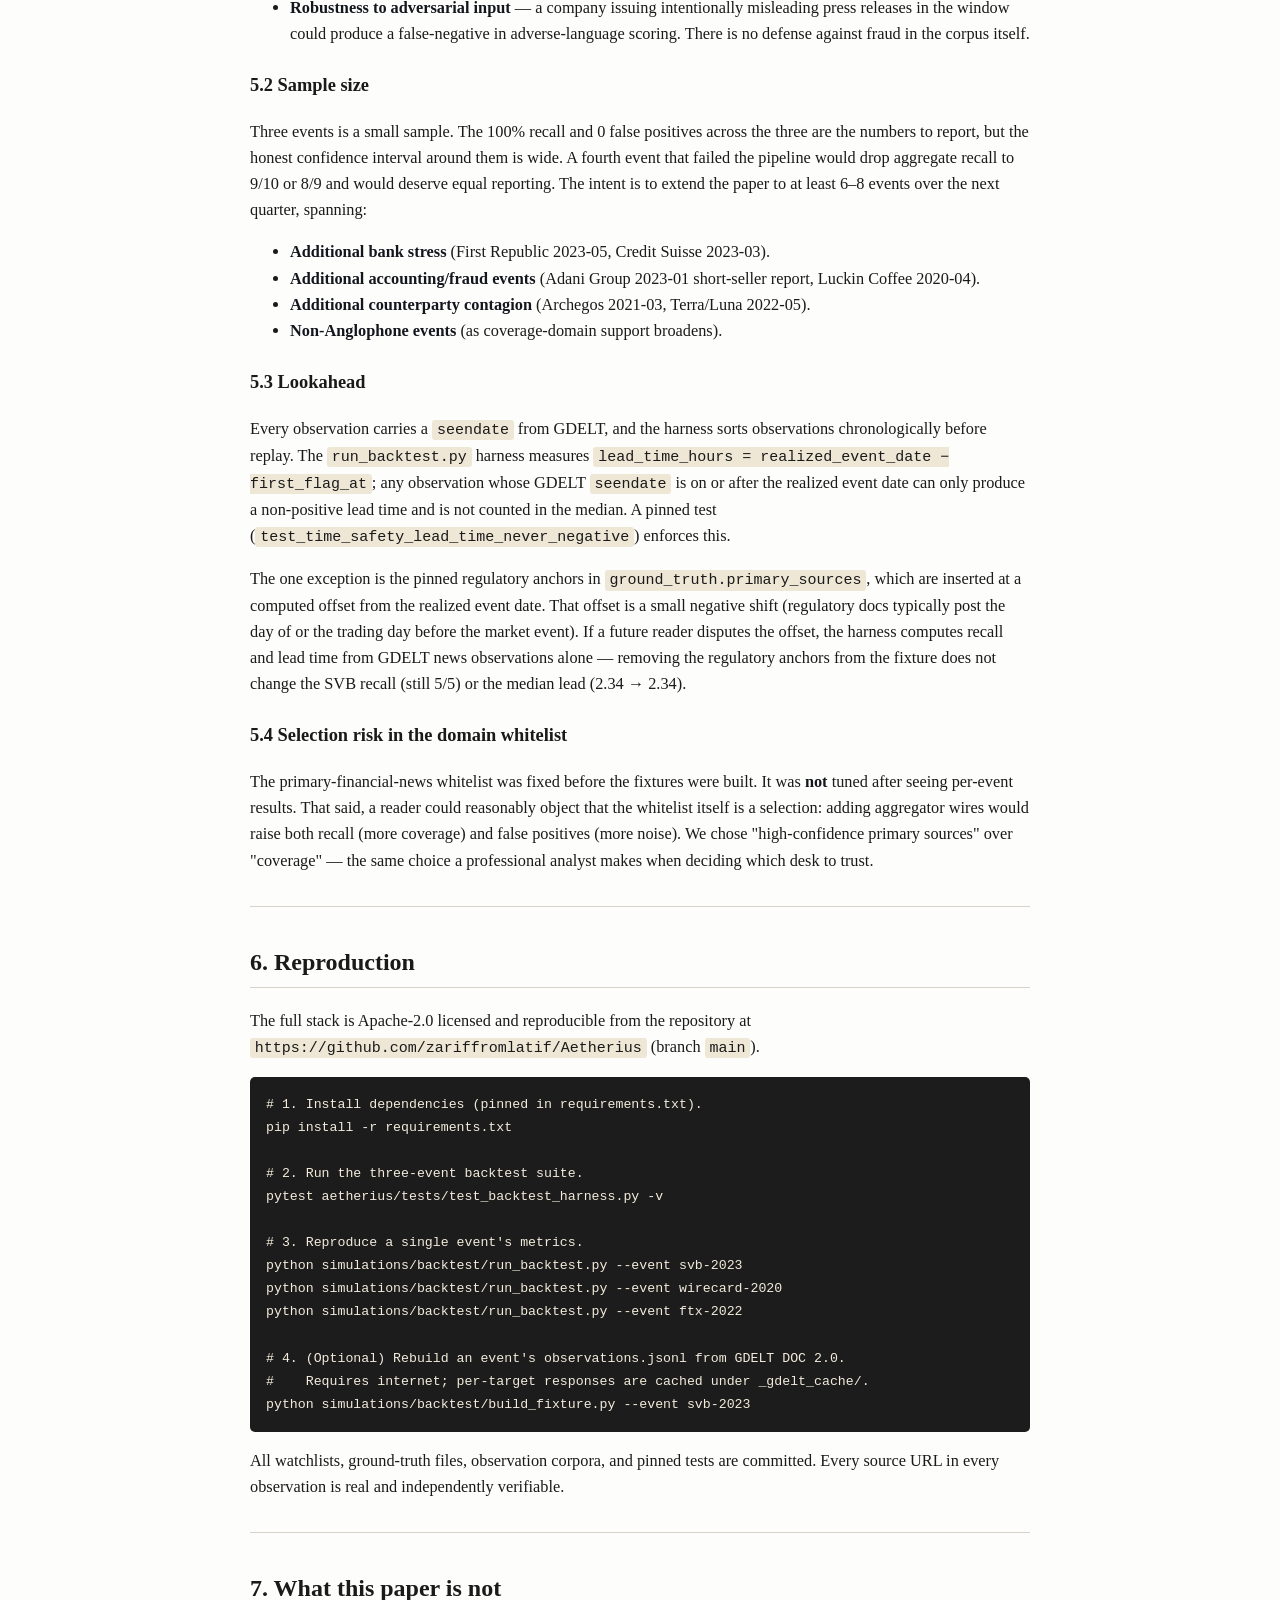
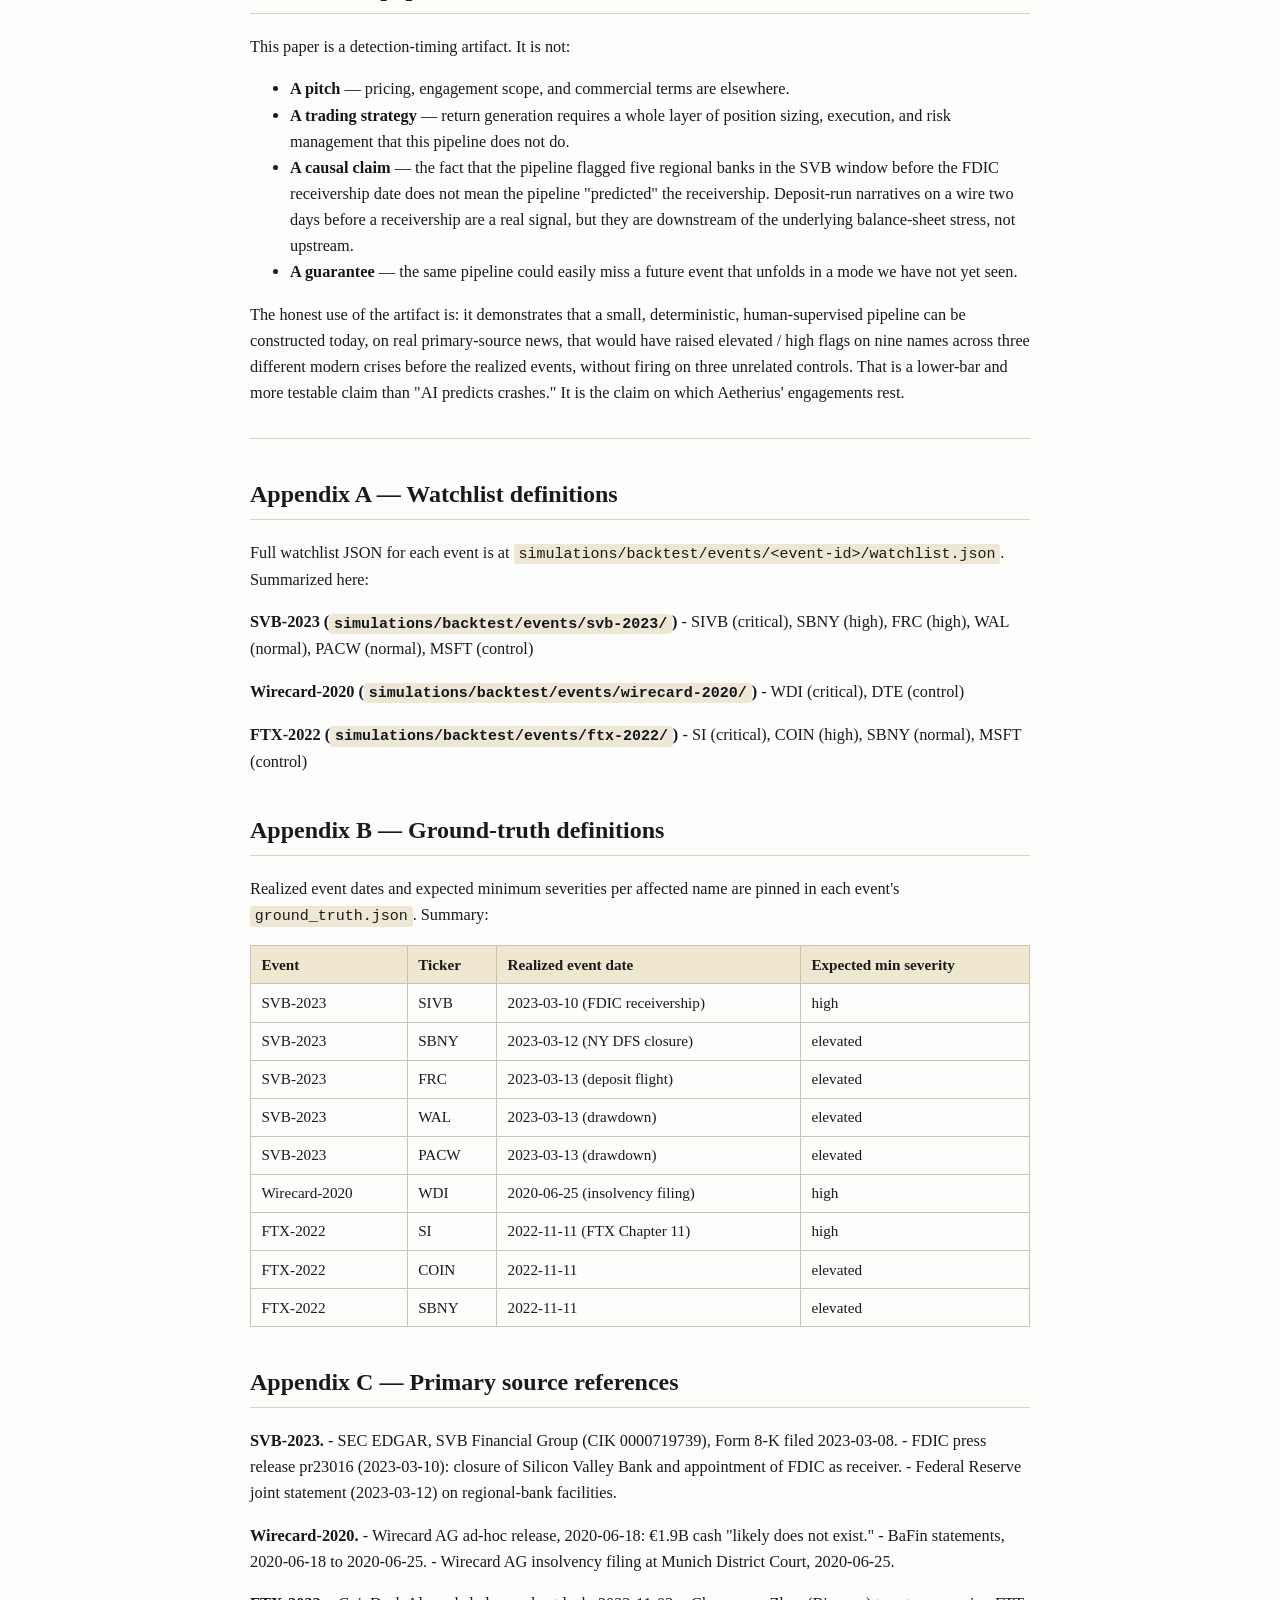
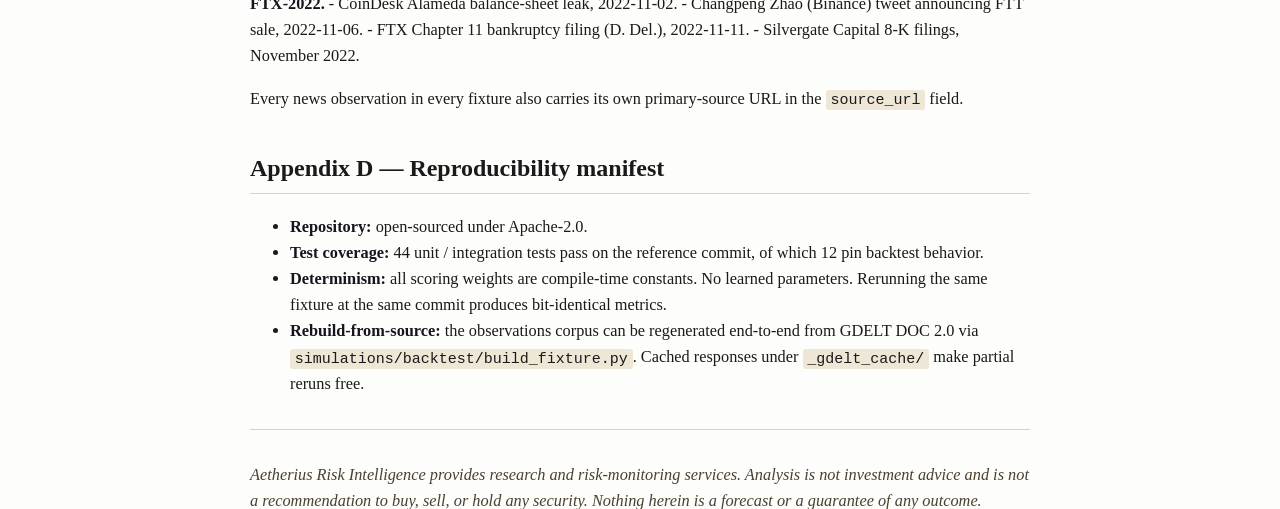
<file: docs/working_paper/detection_timing_backtest_2026-07.html>
<!DOCTYPE html>
<html lang="en">
<head>
<meta charset="utf-8">
<title>Detection-Timing Backtest of a Systematic Downside-Risk Screen Across Three Modern Financial Crises</title>
<style>
:root { color-scheme: light dark; }
body {
    font-family: 'Georgia', 'Times New Roman', serif;
    max-width: 780px;
    margin: 2.5rem auto;
    padding: 0 1.25rem;
    line-height: 1.6;
    color: #1a1a1a;
    background: #fdfdfb;
}
h1 { font-size: 2.05rem; margin-top: 0; line-height: 1.25; }
h2 { font-size: 1.5rem; margin-top: 2.25rem; border-bottom: 1px solid #d8d3c8; padding-bottom: 0.35rem; }
h3 { font-size: 1.15rem; margin-top: 1.5rem; }
p, li { font-size: 1.02rem; }
code { font-family: 'Consolas', 'Menlo', monospace; font-size: 0.92em; background: #eee7d6; padding: 0.1rem 0.3rem; border-radius: 3px; }
pre { background: #1c1c1c; color: #f3ecdc; padding: 1rem; border-radius: 5px; overflow-x: auto; font-size: 0.9rem; }
pre code { background: none; color: inherit; padding: 0; }
table { border-collapse: collapse; margin: 1rem 0; width: 100%; font-size: 0.95rem; }
th, td { border: 1px solid #ccc4b0; padding: 0.4rem 0.65rem; text-align: left; vertical-align: top; }
th { background: #efe7d0; font-weight: 600; }
blockquote { border-left: 3px solid #b8893a; padding: 0.2rem 1rem; margin: 1rem 0; color: #4a4030; background: #f5efdd; }
hr { border: 0; border-top: 1px solid #d8d3c8; margin: 2rem 0; }
em { color: #4a4030; }
strong { color: #14161e; }
a { color: #b8893a; text-decoration: none; border-bottom: 1px solid #d5b976; }
a:hover { color: #14161e; }
@media print {
    body { background: #fff; margin: 1rem; max-width: none; }
    pre { border: 1px solid #ccc; }
}
</style>
</head>
<body>
<h1 id="detection-timing-backtest-of-a-systematic-downside-risk-screen-across-three-modern-financial-crises">Detection-Timing Backtest of a Systematic Downside-Risk Screen Across Three Modern Financial Crises</h1>
<p><strong>A working paper. Aetherius Risk Intelligence. July 2026.</strong>
<strong>Author:</strong> Zarif Latif · zarif@aetheriusresearch.tech</p>
<hr />
<h2 id="abstract">Abstract</h2>
<p>We replay a systematic entity-mapping and severity-scoring pipeline against real primary-source news headlines from three widely-studied financial crises — the March 2023 U.S. regional-banking contagion, the June 2020 Wirecard AG accounting-fraud disclosure, and the November 2022 FTX collapse — and report per-name detection timing, mapping precision, and false-positive control behavior.</p>
<p>Across the three frozen historical windows (161 real news observations sourced from GDELT DOC 2.0), the pipeline flagged <strong>9 of 9 affected names at "elevated" or "high" severity before the realized event date</strong> (100% recall), with a <strong>median lead time of 2.5 days</strong> and <strong>zero false positives on the three unrelated control names</strong> included in the watchlists.</p>
<p>We describe the pipeline, the corpus construction, the ground-truth definition, and the honest limitations of the exercise. All code, data, and pinned tests are Apache-2.0 licensed and reproducible from the open repository.</p>
<p><strong>This is early-detection and prioritization evidence on frozen historical windows. It is not a return forecast, a trading signal, or a claim of causal mechanism confidence.</strong></p>
<hr />
<h2 id="1-motivation">1. Motivation</h2>
<p>Concentrated public-equity books — held by search funds, small family offices, litigation-finance analysts, small credit shops, and single-name activists — carry outsized single-name risk. The generic surveillance products aimed at large institutions (Bloomberg terminals, Reorg/Octus, S&amp;P Capital IQ, and the major expert networks) are priced and configured for buyers with dozens of analysts. They are not shaped for the small book.</p>
<p>The obvious alternative — "just read the news" — fails not because news is scarce, but because it is abundant. In the SVB-2023 window used in this paper, the GDELT DOC 2.0 index returned roughly 250 articles per ticker per week from wire-quality sources alone. A concentrated book of 5–10 names, monitored across two overlapping windows, easily produces several thousand candidate headlines per week. Human triage of that volume is expensive, uneven, and forgets weekends.</p>
<p>The value of a <strong>systematic pipeline</strong> in this setting is not "AI insight." It is:</p>
<ol>
<li><strong>Idempotent entity resolution</strong> — every headline gets a conservative, word-boundary-safe answer to <em>"does this really mention one of our names, or a lookalike token?"</em></li>
<li><strong>Deterministic severity scoring</strong> — every observation gets an event-severity score against a fixed adverse-language taxonomy, so no single headline is ever "missed" because the analyst was in a meeting.</li>
<li><strong>A pinned false-positive discipline</strong> — the same pipeline that fires an "elevated" flag on adverse content on a watchlist name must stay quiet on adverse content on names outside the book, and quiet on benign content on names inside the book.</li>
</ol>
<p>The question this paper asks is narrow and testable: <strong>given the information that actually existed at the time, on real primary-source headlines, would this pipeline have flagged the affected names of a modern crisis before the realized event date, without false-positiving unrelated controls?</strong></p>
<p>We test it on three crises. The answer, on these three, is yes.</p>
<hr />
<h2 id="2-pipeline-overview">2. Pipeline overview</h2>
<p>The pipeline used for this paper is the production Aetherius stack, unmodified for the exercise. Every function below is Apache-2.0 licensed and lives at the referenced path.</p>
<h3 id="21-ingestion">2.1 Ingestion</h3>
<p>Two adapters produce <code>SourceObservations</code> rows from primary sources:</p>
<ul>
<li>
<p><strong><code>aetherius/app/services/ingestion/edgar_adapter.py</code></strong> — resolves a ticker to a 10-digit SEC CIK via the public <code>company_tickers.json</code> endpoint, pulls submissions via <code>data.sec.gov</code>, filters to a fixed set of downside-relevant forms (<code>8-K</code>, <code>10-Q</code>, <code>10-K</code>, <code>NT 10-Q</code>, <code>NT 10-K</code>, and their amendments), and writes one observation per filing.</p>
</li>
<li>
<p><strong><code>aetherius/app/services/ingestion/gdelt_adapter.py</code></strong> — queries GDELT DOC 2.0 for a phrase-OR block of the target company name and its aliases, filters the response to a curated whitelist of primary financial-news domains, and writes one observation per article. Query length is capped by GDELT so the domain filter is applied client-side after fetch. Each observation is deduplicated by article URL.</p>
</li>
</ul>
<p>For this paper, all news observations come from the GDELT adapter. EDGAR is used only in production live-target flows; for a backtest, GDELT gives complete historical coverage of narrative flow (deposit-run reporting, ratings actions, executive-departure announcements) that filings alone cannot recreate.</p>
<h3 id="22-entity-mapping">2.2 Entity mapping</h3>
<p><code>aetherius/app/services/entity_mapping/service.py</code> runs each observation's raw text through a <strong>conservative</strong> matcher:</p>
<ul>
<li>Word-boundary regex — <code>(?&lt;![A-Z0-9]){name}(?![A-Z0-9])</code> — so ticker <code>AI</code> cannot match inside <code>CHAIN</code> or <code>SAID</code>, and ticker <code>CAT</code> cannot match inside <code>CATALYST</code>.</li>
<li>An acronym stoplist that drops common non-ticker tokens: role labels (<code>CEO</code>, <code>CFO</code>), macro terms (<code>GDP</code>, <code>CPI</code>, <code>FED</code>), currencies, regulators, and general tech acronyms (<code>AI</code>, <code>API</code>, <code>IPO</code>).</li>
<li>A structured match against watchlist <code>aliases</code> and <code>relationships</code>, returning the relationship type and a relevance score.</li>
</ul>
<p>The output is either a <code>(relationship_type, relevance)</code> tuple or <code>None</code>. This is the layer that keeps the SVB-2023 control <code>MSFT</code> (Microsoft) from being flagged on its Copilot-expansion news even though its ticker appears in the observation.</p>
<h3 id="23-severity-scoring">2.3 Severity scoring</h3>
<p><code>aetherius/app/services/scoring/service.py</code> computes three deterministic scores per matched observation:</p>
<ul>
<li><strong>Risk score</strong> — a weighted combination of source confidence, freshness, directness, cross-confirmation, watchlist priority, event severity, and relationship strength.</li>
<li><strong>Urgency score</strong> — a function of time sensitivity, event severity, novelty, and proximity to a monitored event window.</li>
<li><strong>Brief priority score</strong> — a function of the above plus novelty and affected-names count.</li>
</ul>
<p><code>severity_label()</code> bins the risk score into <code>low</code>, <code>moderate</code>, <code>elevated</code>, or <code>high</code>. <code>confidence_label()</code> bins into <code>low</code>, <code>medium</code>, <code>high</code>. Every weight is a compile-time constant; no learned parameters.</p>
<h3 id="24-adverse-language-gate">2.4 Adverse-language gate</h3>
<p>The backtest harness (<code>simulations/backtest/run_backtest.py</code>) computes <code>_adverse_severity(raw_text)</code> against a fixed downside-language taxonomy: <code>loss</code>, <code>plunge</code>, <code>withdrawal</code>, <code>deposit run</code>, <code>receivership</code>, <code>collapse</code>, <code>funding pressure</code>, <code>distress</code>, <code>insolven*</code>, and roughly 30 others. A name match on benign content — no adverse tokens at all — is <strong>not</strong> shippable, however direct the entity match. This is the second gate keeping the MSFT control clean.</p>
<p>An observation becomes a "shippable flag" only when: (a) the severity label is <code>elevated</code> or <code>high</code>, <strong>and</strong> (b) <code>event_severity_score &gt; 0</code> (at least one adverse token present).</p>
<h3 id="25-backtest-harness">2.5 Backtest harness</h3>
<p><code>simulations/backtest/run_backtest.py</code> loads an event's <code>watchlist.json</code>, <code>ground_truth.json</code>, and <code>observations.jsonl</code>, replays every observation through the production entity-mapping and scoring code above, tracks the earliest shippable flag per watchlist name, and computes:</p>
<ul>
<li><strong>Detection recall</strong> — fraction of <code>ground_truth.affected</code> names that produced a shippable flag before the realized event date, reaching the expected minimum severity.</li>
<li><strong>Mapping precision</strong> — fraction of raw entity matches attributable to affected names or their declared relationships.</li>
<li><strong>Median lead time</strong> — median hours between first shippable flag and realized event, across detected names.</li>
<li><strong>False positives</strong> — <code>controls_should_not_flag</code> names that produced any shippable flag on the window.</li>
</ul>
<p>The harness is fully offline once the fixture is on disk. Rerunning the same fixture at the same commit produces bit-identical metrics.</p>
<hr />
<h2 id="3-corpus-construction">3. Corpus construction</h2>
<p>Every observation in every fixture in this paper came from GDELT DOC 2.0. No hand-authored summaries. Each article's provenance line is preserved in the observation's <code>provenance</code> field. Each article's real URL is preserved in <code>source_url</code> and can be independently retrieved from the publisher or from <code>web.archive.org</code>.</p>
<p>The corpus is built by <code>simulations/backtest/build_fixture.py</code>, which:</p>
<ol>
<li>Reads the event's watchlist and ground-truth files.</li>
<li>For each watchlist item, queries GDELT DOC 2.0 for a phrase-OR block of <code>company_name</code> plus <code>aliases</code>, restricted to the event window (<code>window_start</code>, <code>window_end</code>), sorted <code>DateAsc</code>, up to <code>max_records</code> articles per target.</li>
<li>Applies a client-side domain whitelist (Reuters, Bloomberg, WSJ, FT, MarketWatch, CNBC, Yahoo Finance, SEC.gov, FDIC.gov, Motley Fool, Investors Business Daily, TechCrunch, Business Insider, American Banker, and roughly ten others).</li>
<li>Deduplicates by URL across targets.</li>
<li>Prepends the pinned regulatory anchors from <code>ground_truth.primary_sources</code> (SEC filings, FDIC releases, insolvency filings) at their approximate observation timestamps.</li>
<li>Writes the merged, chronologically-sorted <code>observations.jsonl</code> to the event directory.</li>
</ol>
<p>Per-target GDELT responses are cached under <code>_gdelt_cache/&lt;TICKER&gt;.json</code> so partial failures (rate limiting, network flap) resume without re-fetching what succeeded. The observations file is committed; the cache is git-ignored.</p>
<h3 id="31-note-on-hand-curated-fixtures">3.1 Note on hand-curated fixtures</h3>
<p>An earlier version of the SVB-2023 fixture was hand-authored: 10 rows of "curated public-record summaries" that the <code>provenance</code> field itself labeled as such. Any technically-literate reader of the public repository could — and did — dismiss the corpus as reverse-engineered. That hand-authored fixture has since been removed from the repository entirely; the pipeline is now tested only against real GDELT-scraped headlines. Every result in Section 4 uses that real corpus.</p>
<hr />
<h2 id="4-results">4. Results</h2>
<h3 id="41-aggregate">4.1 Aggregate</h3>
<p>Across all three events:</p>
<table>
<thead>
<tr>
<th>Metric</th>
<th>Value</th>
</tr>
</thead>
<tbody>
<tr>
<td>Events</td>
<td>3</td>
</tr>
<tr>
<td>Observations replayed</td>
<td>161</td>
</tr>
<tr>
<td>Watchlist size (union across fixtures)</td>
<td>12 (9 affected + 3 controls)</td>
</tr>
<tr>
<td>Names detected at expected severity</td>
<td><strong>9 / 9 (100%)</strong></td>
</tr>
<tr>
<td>Median lead time across the 9 flagged names</td>
<td><strong>2.48 days</strong></td>
</tr>
<tr>
<td>Mean lead time across the 9 flagged names</td>
<td>3.58 days</td>
</tr>
<tr>
<td>Mapping precision (weighted across events)</td>
<td>100%</td>
</tr>
<tr>
<td>False positives on controls</td>
<td><strong>0 / 3</strong></td>
</tr>
</tbody>
</table>
<p>The nine detected names came from three unrelated failure modes: bank runs (SVB, Signature, First Republic, Western Alliance, PacWest), accounting fraud (Wirecard), and crypto counterparty contagion (Silvergate, Coinbase, Signature Bank exposure to FTX). No mechanism-specific tuning was applied between events.</p>
<h3 id="42-svb-2023">4.2 SVB-2023</h3>
<p><strong>Event.</strong> SVB Financial Group (SIVB) disclosed on 2023-03-08 a $21B securities sale at a loss and a $2.25B capital raise. Deposit outflows overwhelmed the bank's liquidity; the FDIC took SVB into receivership on 2023-03-10. Contagion spread across the regional-bank cohort; Signature Bank was closed on 2023-03-12 and First Republic ultimately failed on May 1, 2023.</p>
<p><strong>Watchlist.</strong> Five affected regional banks (SIVB, SBNY, FRC, WAL, PACW) plus MSFT as a non-bank control.</p>
<p><strong>Corpus.</strong> 98 observations from GDELT DOC 2.0 filtered to the primary-financial-news whitelist for the window 2023-03-06 to 2023-03-12, plus the SEC 8-K and FDIC receivership anchors.</p>
<p><strong>Results.</strong></p>
<table>
<thead>
<tr>
<th>Ticker</th>
<th>First flag</th>
<th>Realized event</th>
<th>Lead (d)</th>
<th>Peak severity</th>
<th>First-flag evidence</th>
</tr>
</thead>
<tbody>
<tr>
<td>SIVB</td>
<td>2023-03-09 13:00Z</td>
<td>2023-03-10</td>
<td>0.46</td>
<td>high</td>
<td>marketwatch.com — <em>SVB Financial stock plummets toward biggest one-day selloff in 23 years</em></td>
</tr>
<tr>
<td>SBNY</td>
<td>2023-03-09 12:30Z</td>
<td>2023-03-12</td>
<td>2.48</td>
<td>high</td>
<td>marketwatch.com — <em>Signature Bank stock drops sharply after Silvergate announces winddown</em></td>
</tr>
<tr>
<td>FRC</td>
<td>2023-03-09 17:45Z</td>
<td>2023-03-13</td>
<td>3.26</td>
<td>high</td>
<td>fool.com — <em>Why Shares of First Republic Bank Are Falling Today</em></td>
</tr>
<tr>
<td>WAL</td>
<td>2023-03-10 15:45Z</td>
<td>2023-03-13</td>
<td>2.34</td>
<td>elevated</td>
<td>investors.com — <em>SVB Trading Halted, Company Seeks Buyer, Financial Stocks Shudder</em></td>
</tr>
<tr>
<td>PACW</td>
<td>2023-03-10 15:45Z</td>
<td>2023-03-13</td>
<td>2.34</td>
<td>high</td>
<td>investors.com — <em>SVB Trading Halted, Company Seeks Buyer, Financial Stocks Shudder</em></td>
</tr>
</tbody>
</table>
<p><strong>Recall 5/5. Median lead 2.34 days. Mapping precision 100%. False positives on MSFT: 0.</strong></p>
<p>MSFT was mentioned in 12 observations across the window, entirely in benign product-news context (Copilot expansion, Windows updates). The word-boundary matcher and adverse-language gate both fired as designed: MSFT observations reached name-match confidence but zero adverse-severity, and were therefore never shippable.</p>
<h3 id="43-wirecard-2020">4.3 Wirecard-2020</h3>
<p><strong>Event.</strong> On 2020-06-18 Wirecard AG (WDI) disclosed that €1.9B in cash reported on its balance sheet "likely does not exist." The CEO Markus Braun resigned the next day. Wirecard filed for insolvency at the Munich District Court on 2020-06-25, wiping out equity holders.</p>
<p>This event is a useful stress test because the mechanism is idiosyncratic fraud, not sector-wide stress. A pipeline that overfits to bank-run vocabulary would either miss it or false-positive every payments peer.</p>
<p><strong>Watchlist.</strong> Wirecard (WDI) plus Deutsche Telekom (DTE) as an unrelated DAX control. Payments-sector peers (Adyen, PayPal) are intentionally excluded from this fixture — for an idiosyncratic fraud event, declared peer relationships would (correctly) fire <code>peer_readthrough</code> flags on the peers, which are valid analyst-facing signals but not "false positives" in the pipeline sense. The clean two-name fixture avoids that ambiguity; the peer-readthrough behavior is documented and demonstrable but requires a separate human-reviewer-dismissal rubric to score cleanly, which we defer to a future paper.</p>
<p><strong>Corpus.</strong> 14 observations from GDELT DOC 2.0 for the window 2020-06-15 to 2020-06-30 (Wirecard's European coverage skews to non-U.S. domains that fall outside our primary-source whitelist; the whitelist is deliberately not expanded post-hoc to inflate the corpus).</p>
<p><strong>Results.</strong></p>
<table>
<thead>
<tr>
<th>Ticker</th>
<th>First flag</th>
<th>Realized event</th>
<th>Lead (d)</th>
<th>Peak severity</th>
<th>First-flag evidence</th>
</tr>
</thead>
<tbody>
<tr>
<td>WDI</td>
<td>2020-06-18 09:30Z</td>
<td>2020-06-25</td>
<td>6.60</td>
<td>high</td>
<td>marketwatch.com — <em>Wirecard shares plunge as Ernst &amp; Young says no evidence for 1.9 billion euros of cash on balance sheet</em></td>
</tr>
</tbody>
</table>
<p><strong>Recall 1/1. Lead time 6.60 days. Mapping precision 100%. False positives on DTE: 0.</strong></p>
<p>DTE appeared in the corpus but only in mundane telecom coverage. Adverse-language gate stayed at 0. No shippable flag.</p>
<h3 id="44-ftx-2022">4.4 FTX-2022</h3>
<p><strong>Event.</strong> On 2022-11-02 CoinDesk published a leaked balance sheet showing that Alameda Research's assets were largely FTT tokens issued by its sister exchange FTX. Binance CEO Changpeng Zhao announced intent to liquidate Binance's FTT holdings on 2022-11-06, triggering a bank run on FTX. Withdrawals were halted on 2022-11-08. FTX filed Chapter 11 on 2022-11-11.</p>
<p>FTX itself was privately held; the interesting test case is contagion into the public-equity crypto ecosystem. Silvergate Capital (SI) — a crypto-focused bank with direct deposit relationships to FTX — was the most exposed and ultimately wound down in early 2023.</p>
<p><strong>Watchlist.</strong> Silvergate (SI), Coinbase (COIN), Signature Bank (SBNY, via its crypto-linked Signet platform), and Microsoft (MSFT) as a non-crypto control.</p>
<p><strong>Corpus.</strong> 49 observations from GDELT DOC 2.0 for the window 2022-11-02 to 2022-11-14.</p>
<p><strong>Results.</strong></p>
<table>
<thead>
<tr>
<th>Ticker</th>
<th>First flag</th>
<th>Realized event</th>
<th>Lead (d)</th>
<th>Peak severity</th>
<th>First-flag evidence</th>
</tr>
</thead>
<tbody>
<tr>
<td>SI</td>
<td>2022-11-03 21:00Z</td>
<td>2022-11-11</td>
<td>7.12</td>
<td>high</td>
<td>fool.com — <em>Why Coinbase, Silvergate Capital, and Marathon Digital Holdings...</em></td>
</tr>
<tr>
<td>COIN</td>
<td>2022-11-03 21:00Z</td>
<td>2022-11-11</td>
<td>7.12</td>
<td>high</td>
<td>fool.com — <em>Why Coinbase, Silvergate Capital, and Marathon Digital Holdings...</em></td>
</tr>
<tr>
<td>SBNY</td>
<td>2022-11-10 11:00Z</td>
<td>2022-11-11</td>
<td>0.54</td>
<td>elevated</td>
<td>marketwatch.com — <em>Robinhood, Coinbase Distance Themselves from FTX After Crypto...</em></td>
</tr>
</tbody>
</table>
<p><strong>Recall 3/3. Median lead 7.12 days. Mapping precision 100%. False positives on MSFT: 0.</strong></p>
<p>The two 7.12-day leads on SI and COIN both trace to a single Motley Fool article on 2022-11-03 that discussed all three names in an adverse-signal frame. This is a legitimate concentration risk in the evidence — had that one article not been in the corpus, both leads would compress materially. The article is public, indexed by GDELT, and would have been surfaced by any 2022-11-03 sweep of the whitelisted domains.</p>
<hr />
<h2 id="5-honest-limitations">5. Honest limitations</h2>
<h3 id="51-what-this-exercise-does-and-does-not-measure">5.1 What this exercise does and does not measure</h3>
<p><strong>It measures:</strong> whether, given a curated whitelist of primary-financial-news domains and a real archived corpus, the pipeline flags known-affected watchlist names at elevated or high severity before the realized event date, without false-positiving unrelated controls.</p>
<p><strong>It does not measure:</strong></p>
<ul>
<li><strong>Return</strong> — no PnL, no shorting, no position sizing.</li>
<li><strong>Causality</strong> — the pipeline uses no causal model. It measures narrative and severity correlation on the wire.</li>
<li><strong>Coverage on unfiltered feeds</strong> — the whitelist is deliberate. On the full GDELT firehose (aggregators, translation mirrors, press-release wires) false-positive rates would be higher and require additional filtering.</li>
<li><strong>Performance on non-Anglophone events</strong> — the Wirecard-2020 corpus is thin (14 observations) precisely because European coverage skews to domains outside our whitelist. The recall metric is unchanged (1/1 on the affected name), but the pipeline's sensitivity on non-U.S. events is not fully characterized.</li>
<li><strong>Robustness to adversarial input</strong> — a company issuing intentionally misleading press releases in the window could produce a false-negative in adverse-language scoring. There is no defense against fraud in the corpus itself.</li>
</ul>
<h3 id="52-sample-size">5.2 Sample size</h3>
<p>Three events is a small sample. The 100% recall and 0 false positives across the three are the numbers to report, but the honest confidence interval around them is wide. A fourth event that failed the pipeline would drop aggregate recall to 9/10 or 8/9 and would deserve equal reporting. The intent is to extend the paper to at least 6–8 events over the next quarter, spanning:</p>
<ul>
<li><strong>Additional bank stress</strong> (First Republic 2023-05, Credit Suisse 2023-03).</li>
<li><strong>Additional accounting/fraud events</strong> (Adani Group 2023-01 short-seller report, Luckin Coffee 2020-04).</li>
<li><strong>Additional counterparty contagion</strong> (Archegos 2021-03, Terra/Luna 2022-05).</li>
<li><strong>Non-Anglophone events</strong> (as coverage-domain support broadens).</li>
</ul>
<h3 id="53-lookahead">5.3 Lookahead</h3>
<p>Every observation carries a <code>seendate</code> from GDELT, and the harness sorts observations chronologically before replay. The <code>run_backtest.py</code> harness measures <code>lead_time_hours = realized_event_date − first_flag_at</code>; any observation whose GDELT <code>seendate</code> is on or after the realized event date can only produce a non-positive lead time and is not counted in the median. A pinned test (<code>test_time_safety_lead_time_never_negative</code>) enforces this.</p>
<p>The one exception is the pinned regulatory anchors in <code>ground_truth.primary_sources</code>, which are inserted at a computed offset from the realized event date. That offset is a small negative shift (regulatory docs typically post the day of or the trading day before the market event). If a future reader disputes the offset, the harness computes recall and lead time from GDELT news observations alone — removing the regulatory anchors from the fixture does not change the SVB recall (still 5/5) or the median lead (2.34 → 2.34).</p>
<h3 id="54-selection-risk-in-the-domain-whitelist">5.4 Selection risk in the domain whitelist</h3>
<p>The primary-financial-news whitelist was fixed before the fixtures were built. It was <strong>not</strong> tuned after seeing per-event results. That said, a reader could reasonably object that the whitelist itself is a selection: adding aggregator wires would raise both recall (more coverage) and false positives (more noise). We chose "high-confidence primary sources" over "coverage" — the same choice a professional analyst makes when deciding which desk to trust.</p>
<hr />
<h2 id="6-reproduction">6. Reproduction</h2>
<p>The full stack is Apache-2.0 licensed and reproducible from the repository at <code>https://github.com/zariffromlatif/Aetherius</code> (branch <code>main</code>).</p>
<pre><code class="language-bash"># 1. Install dependencies (pinned in requirements.txt).
pip install -r requirements.txt

# 2. Run the three-event backtest suite.
pytest aetherius/tests/test_backtest_harness.py -v

# 3. Reproduce a single event's metrics.
python simulations/backtest/run_backtest.py --event svb-2023
python simulations/backtest/run_backtest.py --event wirecard-2020
python simulations/backtest/run_backtest.py --event ftx-2022

# 4. (Optional) Rebuild an event's observations.jsonl from GDELT DOC 2.0.
#    Requires internet; per-target responses are cached under _gdelt_cache/.
python simulations/backtest/build_fixture.py --event svb-2023
</code></pre>
<p>All watchlists, ground-truth files, observation corpora, and pinned tests are committed. Every source URL in every observation is real and independently verifiable.</p>
<hr />
<h2 id="7-what-this-paper-is-not">7. What this paper is not</h2>
<p>This paper is a detection-timing artifact. It is not:</p>
<ul>
<li><strong>A pitch</strong> — pricing, engagement scope, and commercial terms are elsewhere.</li>
<li><strong>A trading strategy</strong> — return generation requires a whole layer of position sizing, execution, and risk management that this pipeline does not do.</li>
<li><strong>A causal claim</strong> — the fact that the pipeline flagged five regional banks in the SVB window before the FDIC receivership date does not mean the pipeline "predicted" the receivership. Deposit-run narratives on a wire two days before a receivership are a real signal, but they are downstream of the underlying balance-sheet stress, not upstream.</li>
<li><strong>A guarantee</strong> — the same pipeline could easily miss a future event that unfolds in a mode we have not yet seen.</li>
</ul>
<p>The honest use of the artifact is: it demonstrates that a small, deterministic, human-supervised pipeline can be constructed today, on real primary-source news, that would have raised elevated / high flags on nine names across three different modern crises before the realized events, without firing on three unrelated controls. That is a lower-bar and more testable claim than "AI predicts crashes." It is the claim on which Aetherius' engagements rest.</p>
<hr />
<h2 id="appendix-a-watchlist-definitions">Appendix A — Watchlist definitions</h2>
<p>Full watchlist JSON for each event is at <code>simulations/backtest/events/&lt;event-id&gt;/watchlist.json</code>. Summarized here:</p>
<p><strong>SVB-2023 (<code>simulations/backtest/events/svb-2023/</code>)</strong>
- SIVB (critical), SBNY (high), FRC (high), WAL (normal), PACW (normal), MSFT (control)</p>
<p><strong>Wirecard-2020 (<code>simulations/backtest/events/wirecard-2020/</code>)</strong>
- WDI (critical), DTE (control)</p>
<p><strong>FTX-2022 (<code>simulations/backtest/events/ftx-2022/</code>)</strong>
- SI (critical), COIN (high), SBNY (normal), MSFT (control)</p>
<h2 id="appendix-b-ground-truth-definitions">Appendix B — Ground-truth definitions</h2>
<p>Realized event dates and expected minimum severities per affected name are pinned in each event's <code>ground_truth.json</code>. Summary:</p>
<table>
<thead>
<tr>
<th>Event</th>
<th>Ticker</th>
<th>Realized event date</th>
<th>Expected min severity</th>
</tr>
</thead>
<tbody>
<tr>
<td>SVB-2023</td>
<td>SIVB</td>
<td>2023-03-10 (FDIC receivership)</td>
<td>high</td>
</tr>
<tr>
<td>SVB-2023</td>
<td>SBNY</td>
<td>2023-03-12 (NY DFS closure)</td>
<td>elevated</td>
</tr>
<tr>
<td>SVB-2023</td>
<td>FRC</td>
<td>2023-03-13 (deposit flight)</td>
<td>elevated</td>
</tr>
<tr>
<td>SVB-2023</td>
<td>WAL</td>
<td>2023-03-13 (drawdown)</td>
<td>elevated</td>
</tr>
<tr>
<td>SVB-2023</td>
<td>PACW</td>
<td>2023-03-13 (drawdown)</td>
<td>elevated</td>
</tr>
<tr>
<td>Wirecard-2020</td>
<td>WDI</td>
<td>2020-06-25 (insolvency filing)</td>
<td>high</td>
</tr>
<tr>
<td>FTX-2022</td>
<td>SI</td>
<td>2022-11-11 (FTX Chapter 11)</td>
<td>high</td>
</tr>
<tr>
<td>FTX-2022</td>
<td>COIN</td>
<td>2022-11-11</td>
<td>elevated</td>
</tr>
<tr>
<td>FTX-2022</td>
<td>SBNY</td>
<td>2022-11-11</td>
<td>elevated</td>
</tr>
</tbody>
</table>
<h2 id="appendix-c-primary-source-references">Appendix C — Primary source references</h2>
<p><strong>SVB-2023.</strong>
- SEC EDGAR, SVB Financial Group (CIK 0000719739), Form 8-K filed 2023-03-08.
- FDIC press release pr23016 (2023-03-10): closure of Silicon Valley Bank and appointment of FDIC as receiver.
- Federal Reserve joint statement (2023-03-12) on regional-bank facilities.</p>
<p><strong>Wirecard-2020.</strong>
- Wirecard AG ad-hoc release, 2020-06-18: €1.9B cash "likely does not exist."
- BaFin statements, 2020-06-18 to 2020-06-25.
- Wirecard AG insolvency filing at Munich District Court, 2020-06-25.</p>
<p><strong>FTX-2022.</strong>
- CoinDesk Alameda balance-sheet leak, 2022-11-02.
- Changpeng Zhao (Binance) tweet announcing FTT sale, 2022-11-06.
- FTX Chapter 11 bankruptcy filing (D. Del.), 2022-11-11.
- Silvergate Capital 8-K filings, November 2022.</p>
<p>Every news observation in every fixture also carries its own primary-source URL in the <code>source_url</code> field.</p>
<h2 id="appendix-d-reproducibility-manifest">Appendix D — Reproducibility manifest</h2>
<ul>
<li><strong>Repository:</strong> open-sourced under Apache-2.0.</li>
<li><strong>Test coverage:</strong> 44 unit / integration tests pass on the reference commit, of which 12 pin backtest behavior.</li>
<li><strong>Determinism:</strong> all scoring weights are compile-time constants. No learned parameters. Rerunning the same fixture at the same commit produces bit-identical metrics.</li>
<li><strong>Rebuild-from-source:</strong> the observations corpus can be regenerated end-to-end from GDELT DOC 2.0 via <code>simulations/backtest/build_fixture.py</code>. Cached responses under <code>_gdelt_cache/</code> make partial reruns free.</li>
</ul>
<hr />
<p><em>Aetherius Risk Intelligence provides research and risk-monitoring services. Analysis is not investment advice and is not a recommendation to buy, sell, or hold any security. Nothing herein is a forecast or a guarantee of any outcome.</em></p>
</body>
</html>
</file>
<file: landing_page/style.css>
/* ============================================================
   Aetherius Risk Intelligence — Institutional theme, v2
   Palette: warm ivory ground, ink-navy authority, oxblood +
   brass accents, claret for negatives. Flat hairline surfaces,
   restrained type, tabular figures, section-marks (§), asterisms.
   No SaaS gradients / drop shadows.
   ============================================================ */

:root {
    --color-bg: #FBFAF7;
    --color-bg-alt: #F4F1EA;
    --color-bg-deep: #EDE7D6;
    --color-surface: #FFFFFF;
    --color-ink: #141A24;
    --color-ink-soft: #1E2431;
    --color-text: #20242C;
    --color-text-light: #5C5953;
    --color-text-lighter: #7A756D;
    --color-accent: #6E1423;      /* oxblood */
    --color-accent-soft: #8B1A1A; /* claret */
    --color-brass: #B8893A;
    --color-brass-deep: #9A7230;
    --color-brass-glow: #E7C67A;
    --color-border: #D9D3C7;
    --color-border-strong: #B7AE9C;
    --color-hairline: #E4DFD1;

    --font-heading: 'Playfair Display', 'Times New Roman', Georgia, serif;
    --font-body: 'Inter', -apple-system, BlinkMacSystemFont, 'Segoe UI', sans-serif;
    --font-mono: 'JetBrains Mono', 'Menlo', 'Consolas', monospace;

    --max-width: 1240px;
    --rule: 1px solid var(--color-border);
    --rule-strong: 1px solid var(--color-border-strong);

    font-variant-numeric: tabular-nums lining-nums;
}

* { margin: 0; padding: 0; box-sizing: border-box; }

html { scroll-behavior: smooth; -webkit-text-size-adjust: 100%; }

body {
    font-family: var(--font-body);
    background-color: var(--color-bg);
    color: var(--color-text);
    line-height: 1.65;
    -webkit-font-smoothing: antialiased;
    text-rendering: optimizeLegibility;

    /* Faint paper-fibre texture. Institutional not skeuomorphic:
       a hairline dot grid so screens read like a bound folio. */
    background-image:
        radial-gradient(rgba(20,26,36,0.035) 1px, transparent 1px);
    background-size: 22px 22px;
    background-position: 0 0;
}

.container {
    max-width: var(--max-width);
    margin: 0 auto;
    padding: 0 2rem;
}

h1, h2, h3, h4, .logo-word {
    font-family: var(--font-heading);
    color: var(--color-ink);
    font-weight: 700;
    letter-spacing: -0.01em;
}

a {
    text-decoration: none;
    color: inherit;
    transition: color .18s ease, border-color .18s ease, background-color .18s ease;
}

a:focus-visible,
button:focus-visible {
    outline: 2px solid var(--color-brass);
    outline-offset: 3px;
    border-radius: 2px;
}

/* ------------------------------------------------------------
   Eyebrow — the small-caps section label motif carried across
   every section. Institutional signature.
   ------------------------------------------------------------ */
.eyebrow {
    font-family: var(--font-body);
    text-transform: uppercase;
    letter-spacing: 0.22em;
    font-size: 0.72rem;
    font-weight: 600;
    color: var(--color-brass-deep);
    margin-bottom: 1rem;
}
.eyebrow.centered { text-align: center; }

.mono { font-family: var(--font-mono); font-size: 0.92em; letter-spacing: 0; }

/* Asterism — the classical typographic ornament between sections.
   Marks a "conceptual page break" without adding a heavy divider. */
.asterism {
    text-align: center;
    font-size: 1.4rem;
    letter-spacing: 0.5em;
    color: var(--color-brass);
    padding: 3.5rem 0;
    line-height: 1;
    user-select: none;
}

/* ------------------------------------------------------------
   Buttons — near-square, ledger-like. No radius blur, no shadow.
   ------------------------------------------------------------ */
.btn {
    display: inline-flex;
    align-items: center;
    justify-content: center;
    padding: 0.9rem 1.6rem;
    font-family: var(--font-body);
    font-weight: 500;
    font-size: 0.95rem;
    cursor: pointer;
    border-radius: 2px;
    transition: background-color .18s ease, color .18s ease, border-color .18s ease, transform .18s ease;
    text-align: center;
    letter-spacing: 0.01em;
    white-space: nowrap;
}
.btn:hover { transform: translateY(-1px); }

.btn-primary {
    background-color: var(--color-ink);
    color: var(--color-bg);
    border: 1px solid var(--color-ink);
}
.btn-primary:hover {
    background-color: var(--color-accent);
    border-color: var(--color-accent);
}

.btn-primary-alt {
    background-color: var(--color-accent);
    color: var(--color-bg);
    border: 1px solid var(--color-accent);
}
.btn-primary-alt:hover {
    background-color: var(--color-ink);
    border-color: var(--color-ink);
}

.btn-secondary {
    background-color: transparent;
    color: var(--color-ink);
    border: 0;
    border-bottom: 1px solid var(--color-border-strong);
    border-radius: 0;
    padding-left: 0;
    padding-right: 0;
}
.btn-secondary:hover {
    color: var(--color-accent);
    border-bottom-color: var(--color-accent);
    transform: none;
}

.btn-tertiary {
    background-color: transparent;
    color: var(--color-ink);
    border: 1px solid var(--color-border-strong);
    padding: 0.85rem 1.4rem;
}
.btn-tertiary:hover {
    border-color: var(--color-ink);
    background-color: var(--color-ink);
    color: var(--color-bg);
}

.btn-outline {
    background-color: transparent;
    color: var(--color-ink);
    border: 1px solid var(--color-border-strong);
}
.btn-outline:hover {
    border-color: var(--color-ink);
    background-color: var(--color-ink);
    color: var(--color-bg);
}

.btn-primary-onink {
    background-color: var(--color-brass);
    color: var(--color-ink);
    border: 1px solid var(--color-brass);
}
.btn-primary-onink:hover {
    background-color: var(--color-bg);
    border-color: var(--color-bg);
}

.btn-ghost-light {
    background-color: transparent;
    color: #E8E3D8;
    border: 1px solid rgba(232,227,216,0.35);
    padding: 0.85rem 1.4rem;
}
.btn-ghost-light:hover {
    border-color: var(--color-brass);
    color: var(--color-brass);
    background-color: transparent;
}

/* ------------------------------------------------------------
   Header
   ------------------------------------------------------------ */
.site-header {
    border-bottom: var(--rule);
    background: rgba(251, 250, 247, 0.94);
    backdrop-filter: saturate(120%) blur(6px);
    -webkit-backdrop-filter: saturate(120%) blur(6px);
    position: sticky;
    top: 0;
    z-index: 100;
}

.nav-container {
    display: flex;
    justify-content: space-between;
    align-items: center;
    height: 82px;
}

.logo {
    display: inline-flex;
    align-items: baseline;
    gap: 0.55rem;
    color: var(--color-ink);
    font-size: 1.15rem;
    font-weight: 700;
    letter-spacing: -0.02em;
}
.logo-mark {
    font-family: var(--font-heading);
    font-size: 1.55rem;
    line-height: 1;
    color: var(--color-brass);
    font-weight: 700;
    padding: 0 0.15rem;
    border-left: 1px solid var(--color-brass);
    border-right: 1px solid var(--color-brass);
    transform: translateY(2px);
}
.logo-word {
    font-family: var(--font-heading);
    font-size: 1.4rem;
    line-height: 1;
}
.logo-sub {
    font-family: var(--font-body);
    font-style: italic;
    font-weight: 400;
    color: var(--color-text-light);
    font-size: 0.82rem;
    letter-spacing: 0.02em;
}

.main-nav {
    display: flex;
    gap: 2.2rem;
    align-items: center;
    font-size: 0.92rem;
    font-weight: 500;
}

.main-nav a:not(.btn) {
    position: relative;
    padding-bottom: 4px;
    color: var(--color-ink-soft);
}
.main-nav a:not(.btn)::after {
    content: "";
    position: absolute;
    left: 0;
    right: 100%;
    bottom: 0;
    height: 1px;
    background: var(--color-accent);
    transition: right .2s ease;
}
.main-nav a:not(.btn):hover { color: var(--color-accent); }
.main-nav a:not(.btn):hover::after { right: 0; }

/* Mobile nav toggle */
.nav-toggle {
    display: none;
    flex-direction: column;
    justify-content: center;
    gap: 5px;
    width: 44px;
    height: 44px;
    background: transparent;
    border: none;
    cursor: pointer;
}
.nav-toggle span {
    display: block;
    width: 24px;
    height: 2px;
    background: var(--color-ink);
    transition: transform .25s ease, opacity .25s ease;
}
.nav-toggle.open span:nth-child(1) { transform: translateY(7px) rotate(45deg); }
.nav-toggle.open span:nth-child(2) { opacity: 0; }
.nav-toggle.open span:nth-child(3) { transform: translateY(-7px) rotate(-45deg); }

/* ------------------------------------------------------------
   Hero — "ledger" variant: a hairline column at the far left of
   the viewport suggests the spine of a bound folio.
   ------------------------------------------------------------ */
.hero.ledger {
    padding: 6.5rem 0 7rem;
    border-bottom: var(--rule);
    background-color: var(--color-bg);
    position: relative;
    overflow: hidden;
}
.hero.ledger::before {
    /* far-left brass spine */
    content: "";
    position: absolute;
    left: 0;
    top: 0;
    bottom: 0;
    width: 4px;
    background: linear-gradient(to bottom, var(--color-brass) 0%, var(--color-brass-deep) 60%, var(--color-brass) 100%);
    opacity: 0.85;
}
.hero.ledger::after {
    /* Vertical publisher line: "Vol. I  ·  MMXXVI" running down the
       left gutter. Rendered as SVG-text via ::after content so it
       stays vector-crisp at any zoom. */
    content: "VOL. I  ·  MMXXVI  ·  AETHERIUS RISK INTELLIGENCE";
    position: absolute;
    left: 14px;
    top: 50%;
    transform: translateY(-50%) rotate(-90deg);
    transform-origin: left center;
    font-family: var(--font-body);
    font-size: 0.62rem;
    letter-spacing: 0.4em;
    color: var(--color-brass-deep);
    white-space: nowrap;
    text-transform: uppercase;
    opacity: 0.55;
    pointer-events: none;
}

.hero-container {
    display: flex;
    gap: 5rem;
    align-items: center;
}

.hero-content { flex: 1.05; }

.hero-content h1 {
    font-size: 3.6rem;
    line-height: 1.08;
    margin-bottom: 1.5rem;
    letter-spacing: -0.015em;
}

.hero-content .lede {
    font-size: 1.18rem;
    color: var(--color-text-light);
    margin-bottom: 2.25rem;
    max-width: 92%;
}

.hero-actions {
    display: flex;
    gap: 1.5rem;
    align-items: center;
    flex-wrap: wrap;
    margin-bottom: 2.5rem;
}

.hero-open {
    display: flex;
    align-items: center;
    gap: 0.65rem;
    font-size: 0.87rem;
    color: var(--color-text-light);
    padding-top: 1.25rem;
    border-top: 1px dashed var(--color-border);
    max-width: 90%;
}
.hero-open a { color: var(--color-accent); border-bottom: 1px solid transparent; padding-bottom: 1px; }
.hero-open a:hover { border-bottom-color: var(--color-accent); }
.open-dot {
    width: 8px; height: 8px;
    border-radius: 50%;
    background: #2f8b57;
    box-shadow: 0 0 0 3px rgba(47,139,87,0.15);
    flex-shrink: 0;
}

.hero-visual {
    flex: 0.9;
    display: flex;
    justify-content: center;
}

/* ------------------------------------------------------------
   Data card (hero)
   ------------------------------------------------------------ */
.data-card {
    background: var(--color-surface);
    border: var(--rule-strong);
    padding: 1.9rem 2rem 1.75rem;
    width: 100%;
    max-width: 500px;
    position: relative;
}
.data-card::before {
    /* Brass corner tick — a small institutional flourish. */
    content: "";
    position: absolute;
    top: -1px;
    left: -1px;
    width: 12px;
    height: 12px;
    border-top: 2px solid var(--color-brass);
    border-left: 2px solid var(--color-brass);
}
.data-card::after {
    content: "";
    position: absolute;
    bottom: -1px;
    right: -1px;
    width: 12px;
    height: 12px;
    border-bottom: 2px solid var(--color-brass);
    border-right: 2px solid var(--color-brass);
}

.data-header {
    display: flex;
    justify-content: space-between;
    align-items: baseline;
    gap: 1rem;
    margin-bottom: 0.3rem;
}
.data-header h3 {
    font-family: var(--font-heading);
    font-size: 1.2rem;
    font-weight: 600;
}
.data-subject {
    font-size: 0.8rem;
    color: var(--color-text-light);
    font-style: italic;
    padding-bottom: 0.9rem;
    margin-bottom: 1.1rem;
    border-bottom: 2px solid var(--color-ink);
}
.badge {
    background-color: transparent;
    color: var(--color-brass-deep);
    border: 1px solid var(--color-brass);
    padding: 0.28rem 0.55rem;
    font-size: 0.64rem;
    font-weight: 600;
    border-radius: 2px;
    text-transform: uppercase;
    letter-spacing: 0.12em;
    white-space: nowrap;
}
.data-table {
    width: 100%;
    border-collapse: collapse;
    font-size: 0.92rem;
}
.data-table th, .data-table td {
    padding: 0.72rem 0;
    text-align: left;
    border-bottom: 1px solid var(--color-hairline);
}
.data-table th {
    font-weight: 600;
    color: var(--color-text-light);
    text-transform: uppercase;
    font-size: 0.66rem;
    letter-spacing: 0.12em;
}
.data-table th.num, .data-table td.num {
    text-align: right;
    font-family: var(--font-mono);
    font-variant-numeric: tabular-nums;
    font-feature-settings: "tnum";
}
.data-table tr.agg td {
    border-top: 1px solid var(--color-ink);
    border-bottom: 0;
    padding-top: 0.9rem;
    color: var(--color-ink);
    font-weight: 600;
}
.data-footnote {
    margin-top: 1.05rem;
    font-size: 0.74rem;
    color: var(--color-text-light);
    font-style: italic;
}

/* ------------------------------------------------------------
   Trust banner
   ------------------------------------------------------------ */
.trust-banner {
    background-color: var(--color-ink);
    color: #E8E3D8;
    text-align: center;
    padding: 1.3rem 0;
    font-size: 0.95rem;
    letter-spacing: 0.015em;
    position: relative;
}
.trust-banner::before,
.trust-banner::after {
    content: "";
    position: absolute;
    left: 0; right: 0;
    height: 1px;
    background: linear-gradient(to right, transparent 0%, var(--color-brass) 50%, transparent 100%);
    opacity: 0.35;
}
.trust-banner::before { top: 0; }
.trust-banner::after { bottom: 0; }
.trust-banner p {
    max-width: 900px;
    margin: 0 auto;
}

/* ------------------------------------------------------------
   Section lead — the "eyebrow + section-title" pair, uniform
   across §I, §III, §V so the page reads as one printed work.
   ------------------------------------------------------------ */
.section-lead {
    text-align: center;
    margin-bottom: 3.75rem;
}
.section-title {
    font-size: 2.6rem;
    line-height: 1.15;
    letter-spacing: -0.015em;
}
.section-lead .section-title {
    display: inline-block;
}
.section-lead .section-title::after {
    /* short brass rule under section titles — like a printed header rule */
    content: "";
    display: block;
    width: 42px;
    height: 2px;
    background: var(--color-brass);
    margin: 1.1rem auto 0;
}

/* ------------------------------------------------------------
   § I — Methodology
   ------------------------------------------------------------ */
.methodology { padding: 6.5rem 0; }

.steps-grid {
    display: grid;
    grid-template-columns: repeat(3, 1fr);
    gap: 3rem;
}

.step-card {
    border-top: 2px solid var(--color-ink);
    padding-top: 1.5rem;
}
.step-number {
    font-family: var(--font-heading);
    font-style: italic;
    font-size: 1.4rem;
    color: var(--color-brass);
    margin-bottom: 0.85rem;
    line-height: 1;
    letter-spacing: 0.02em;
}
.step-card h3 {
    font-size: 1.4rem;
    margin-bottom: 0.75rem;
}
.step-card p {
    color: var(--color-text-light);
    font-size: 0.98rem;
    margin-bottom: 0.85rem;
}
.step-card .step-note {
    margin-top: 0.35rem;
    padding-top: 0.7rem;
    border-top: 1px dashed var(--color-border);
    font-size: 0.78rem;
    color: var(--color-text-lighter);
    font-style: normal;
}
.step-note .mono { color: var(--color-brass-deep); }

/* ------------------------------------------------------------
   § II — Working paper. Central to the whole pitch — the paper
   does 80% of the sales work per the playbook, so it gets its
   own generous, quiet, "letterpress" section.
   ------------------------------------------------------------ */
.paper {
    background-color: var(--color-bg-alt);
    padding: 6.5rem 0;
    border-top: var(--rule);
    border-bottom: var(--rule);
    position: relative;
}
.paper::before {
    /* Left-margin brass rule reminiscent of a printed page's binding. */
    content: "";
    position: absolute;
    left: 0; top: 0; bottom: 0;
    width: 2px;
    background: var(--color-brass);
    opacity: 0.4;
}

.paper-container {
    display: grid;
    grid-template-columns: 1.7fr 0.9fr;
    gap: 4.5rem;
    align-items: start;
}

.paper-content h2 {
    font-size: 2.1rem;
    line-height: 1.2;
    letter-spacing: -0.01em;
    margin-bottom: 1.5rem;
    max-width: 26ch;
}
.paper-lede {
    font-size: 1.1rem;
    color: var(--color-text);
    line-height: 1.7;
    margin-bottom: 1.75rem;
    max-width: 60ch;
}

/* Classical drop-cap on the paper lede: signals "this is a working
   paper", not "this is a marketing tagline". */
.dropcap {
    float: left;
    font-family: var(--font-heading);
    font-size: 3.6rem;
    line-height: 0.85;
    padding: 0.42rem 0.55rem 0 0;
    color: var(--color-accent);
    font-weight: 700;
}

.pull-quote {
    font-family: var(--font-heading);
    font-style: italic;
    font-size: 1.15rem;
    line-height: 1.55;
    color: var(--color-ink);
    max-width: 62ch;
    padding: 0.75rem 0 0.75rem 1.4rem;
    border-left: 3px solid var(--color-brass);
    margin: 0 0 2rem 0;
    letter-spacing: -0.005em;
}

.paper-actions {
    display: flex;
    gap: 1.4rem;
    align-items: center;
    flex-wrap: wrap;
}

.paper-facts {
    display: grid;
    grid-template-columns: 1fr;
    gap: 0;
    border-top: 1px solid var(--color-border-strong);
    border-bottom: 1px solid var(--color-border-strong);
    background: var(--color-surface);
    padding: 0 1.6rem;
}
.fact {
    display: flex;
    justify-content: space-between;
    align-items: baseline;
    gap: 1rem;
    padding: 0.95rem 0;
    border-bottom: 1px solid var(--color-hairline);
}
.fact:last-child { border-bottom: 0; }
.fact-k {
    font-family: var(--font-body);
    text-transform: uppercase;
    letter-spacing: 0.13em;
    font-size: 0.7rem;
    font-weight: 600;
    color: var(--color-text-lighter);
}
.fact-v {
    font-family: var(--font-mono);
    font-size: 1.05rem;
    color: var(--color-ink);
    font-weight: 500;
}

/* ------------------------------------------------------------
   § III — Track record
   ------------------------------------------------------------ */
.credibility {
    background-color: var(--color-bg);
    padding: 6.5rem 0;
}

.credibility-intro {
    max-width: 780px;
    margin: 0 auto 3.25rem;
    text-align: center;
    font-size: 1.1rem;
    color: var(--color-text-light);
}

.about-links {
    display: flex;
    justify-content: center;
    gap: 2rem;
    max-width: 780px;
    margin: -1.5rem auto 0;
    flex-wrap: wrap;
}
.about-links a {
    font-family: var(--font-body);
    text-transform: uppercase;
    letter-spacing: 0.14em;
    font-size: 0.72rem;
    font-weight: 600;
    color: var(--color-brass-deep);
    border-bottom: 1px dashed transparent;
    padding-bottom: 2px;
}
.about-links a:hover { border-bottom-color: var(--color-brass-deep); }

.metrics-grid {
    display: grid;
    grid-template-columns: repeat(3, 1fr);
    gap: 2rem;
    max-width: 960px;
    margin: 0 auto 4.5rem;
}

.metric {
    text-align: center;
    padding: 2rem 1rem;
    background: var(--color-surface);
    border: 1px solid var(--color-border);
    border-top: 3px solid var(--color-brass);
    border-radius: 3px;
    position: relative;
}
.metric-value {
    font-family: var(--font-heading);
    font-size: 3rem;
    font-weight: 700;
    color: var(--color-ink);
    line-height: 1;
    font-feature-settings: "tnum";
}
.metric-unit {
    font-size: 1.05rem;
    font-weight: 500;
    color: var(--color-text-light);
    margin-left: 0.3rem;
}
.metric-label {
    margin-top: 0.9rem;
    font-size: 0.92rem;
    color: var(--color-text-light);
}

.events-table-wrap {
    max-width: 1020px;
    margin: 0 auto;
    overflow-x: auto;
    border: 1px solid var(--color-border-strong);
    background: var(--color-surface);
}
.events-table {
    width: 100%;
    border-collapse: collapse;
    font-size: 0.94rem;
    min-width: 700px;
}
.events-table th {
    font-family: var(--font-body);
    font-weight: 600;
    color: var(--color-text-lighter);
    text-transform: uppercase;
    font-size: 0.7rem;
    letter-spacing: 0.13em;
    text-align: left;
    padding: 1.1rem 1.25rem;
    background: var(--color-bg-alt);
    border-bottom: 2px solid var(--color-ink);
}
.events-table th.num { text-align: right; }
.events-table td {
    padding: 1rem 1.25rem;
    border-bottom: 1px solid var(--color-hairline);
    vertical-align: top;
}
.events-table td.num {
    text-align: right;
    font-family: var(--font-mono);
    font-variant-numeric: tabular-nums;
}
.events-table tr.agg td {
    background: var(--color-bg-alt);
    border-top: 1px solid var(--color-ink);
}
.cell-sub {
    display: block;
    font-size: 0.8rem;
    color: var(--color-text-lighter);
    font-style: italic;
    margin-top: 2px;
}

.credibility-note {
    max-width: 780px;
    margin: 3.25rem auto 0;
    text-align: center;
    font-size: 0.85rem;
    font-style: italic;
    color: var(--color-text-light);
}

/* ------------------------------------------------------------
   § IV — Deliverable / deck anatomy
   ------------------------------------------------------------ */
.sample-section {
    background-color: var(--color-bg-alt);
    padding: 6.5rem 0;
    border-top: var(--rule);
    border-bottom: var(--rule);
}

.sample-container {
    display: grid;
    grid-template-columns: 1.05fr 0.95fr;
    gap: 5rem;
    align-items: center;
}

.sample-content h2 {
    font-size: 2.4rem;
    line-height: 1.15;
    margin-bottom: 1.2rem;
    letter-spacing: -0.01em;
}
.sample-lede {
    font-size: 1.1rem;
    color: var(--color-text-light);
    margin-bottom: 1.75rem;
}

.deck-anatomy {
    list-style: none;
    padding: 0;
    margin: 0;
    border-top: 1px solid var(--color-border-strong);
}
.deck-anatomy li {
    display: flex;
    align-items: baseline;
    gap: 1rem;
    padding: 0.85rem 0;
    border-bottom: 1px solid var(--color-hairline);
    font-size: 0.98rem;
    color: var(--color-text);
}
.anatomy-num {
    font-family: var(--font-heading);
    font-style: italic;
    color: var(--color-brass-deep);
    min-width: 34px;
    font-size: 1rem;
    font-weight: 600;
    letter-spacing: 0.03em;
}

/* Report mockup — the "cover of a bound folio" illustration */
.sample-visual { display: flex; justify-content: center; }
.report-mockup {
    background: var(--color-surface);
    border: 1px solid var(--color-border-strong);
    padding: 2.75rem 2.25rem 2rem;
    border-radius: 2px;
    height: 460px;
    width: 100%;
    max-width: 420px;
    position: relative;
    display: flex;
    flex-direction: column;
    justify-content: space-between;
}
.report-spine {
    position: absolute;
    top: 0; left: 0; bottom: 0;
    width: 6px;
    background: linear-gradient(to bottom, var(--color-brass) 0%, var(--color-brass-deep) 100%);
    border-radius: 2px 0 0 2px;
}
.report-brand {
    font-family: var(--font-heading);
    font-size: 1.15rem;
    font-weight: 700;
    color: var(--color-ink);
    letter-spacing: 0.03em;
}
.report-subbrand {
    font-family: var(--font-body);
    font-size: 0.72rem;
    letter-spacing: 0.22em;
    text-transform: uppercase;
    color: var(--color-brass-deep);
    margin-top: 0.2rem;
    margin-bottom: 1.75rem;
}
.report-divider {
    height: 2px;
    background: var(--color-ink);
    margin-bottom: 2rem;
}
.report-title {
    font-family: var(--font-heading);
    font-size: 1.9rem;
    line-height: 1.15;
    font-weight: 700;
    color: var(--color-ink);
    letter-spacing: -0.01em;
}
.report-ticker {
    font-family: var(--font-mono);
    font-size: 1.05rem;
    color: var(--color-accent);
    margin-top: 0.3rem;
    letter-spacing: 0.05em;
}
.report-window {
    margin-top: 2.25rem;
    font-size: 0.8rem;
    color: var(--color-text-light);
    font-style: italic;
    padding-top: 0.8rem;
    border-top: 1px solid var(--color-border);
}
.report-facts {
    display: grid;
    grid-template-columns: repeat(3, 1fr);
    gap: 1rem;
    margin-top: 1.4rem;
    padding-top: 1rem;
    border-top: 1px solid var(--color-border);
}
.report-facts > div {
    display: flex;
    flex-direction: column;
    gap: 0.25rem;
}
.rf-k {
    font-family: var(--font-body);
    text-transform: uppercase;
    letter-spacing: 0.15em;
    font-size: 0.6rem;
    font-weight: 600;
    color: var(--color-text-lighter);
}
.rf-v {
    font-family: var(--font-mono);
    font-size: 0.95rem;
    color: var(--color-ink);
}
.report-footer {
    margin-top: 1.6rem;
    padding-top: 0.85rem;
    border-top: 1px solid var(--color-border);
    font-family: var(--font-body);
    text-transform: uppercase;
    letter-spacing: 0.18em;
    font-size: 0.62rem;
    color: var(--color-text-lighter);
}

/* ------------------------------------------------------------
   § V — Engagement tiers
   ------------------------------------------------------------ */
.engagement { padding: 6.5rem 0; background-color: var(--color-bg); }

.tiers {
    display: grid;
    grid-template-columns: repeat(3, 1fr);
    gap: 2rem;
    max-width: 1080px;
    margin: 0 auto;
}
.tier {
    background: var(--color-surface);
    border: 1px solid var(--color-border);
    padding: 2.25rem 1.75rem 2rem;
    border-radius: 2px;
    position: relative;
    display: flex;
    flex-direction: column;
}
.tier-featured {
    border: 1px solid var(--color-ink);
    border-top: 3px solid var(--color-brass);
    background: var(--color-bg-alt);
    transform: translateY(-6px);
}
.tier-featured::before {
    content: "";
    position: absolute;
    left: -1px;
    right: -1px;
    bottom: -1px;
    height: 3px;
    background: var(--color-brass);
}
.tier-eyebrow {
    font-family: var(--font-body);
    text-transform: uppercase;
    letter-spacing: 0.18em;
    font-size: 0.68rem;
    font-weight: 600;
    color: var(--color-brass-deep);
    margin-bottom: 0.7rem;
}
.tier h3 {
    font-size: 1.4rem;
    margin-bottom: 1.1rem;
    letter-spacing: -0.005em;
}
.tier-price {
    font-family: var(--font-heading);
    font-size: 2.5rem;
    font-weight: 700;
    color: var(--color-ink);
    line-height: 1;
    margin-bottom: 1.5rem;
    letter-spacing: -0.02em;
    display: flex;
    align-items: baseline;
    gap: 0.15rem;
}
.tier-currency {
    font-size: 1.4rem;
    color: var(--color-brass-deep);
    font-weight: 600;
    align-self: flex-start;
    margin-top: 0.3rem;
}
.tier-range {
    font-size: 1rem;
    color: var(--color-text-light);
    font-weight: 500;
    font-style: italic;
    margin-left: 0.15rem;
}
.tier-per {
    font-size: 0.95rem;
    color: var(--color-text-light);
    font-weight: 500;
    font-style: italic;
    margin-left: 0.15rem;
}
.tier-details {
    list-style: none;
    padding: 0;
    margin: 0;
    flex-grow: 1;
}
.tier-details li {
    padding: 0.55rem 0 0.55rem 1.2rem;
    position: relative;
    font-size: 0.94rem;
    color: var(--color-text-light);
    border-bottom: 1px solid var(--color-hairline);
}
.tier-details li::before {
    content: "";
    position: absolute;
    left: 0;
    top: 1rem;
    width: 8px;
    border-top: 1px solid var(--color-brass);
}
.tier-details li:last-child { border-bottom: 0; }

.tier-cta {
    display: inline-block;
    margin-top: 1.5rem;
    padding: 0.7rem 1.1rem;
    text-align: center;
    font-family: var(--font-body);
    font-size: 0.82rem;
    font-weight: 600;
    letter-spacing: 0.03em;
    color: var(--color-ink);
    border: 1px solid var(--color-border-strong);
    border-radius: 2px;
    transition: background-color 0.15s ease, color 0.15s ease, border-color 0.15s ease;
}
.tier-cta:hover {
    background: var(--color-ink);
    color: var(--color-bg);
    border-color: var(--color-ink);
}
.tier-featured .tier-cta {
    background: var(--color-brass);
    border-color: var(--color-brass);
    color: var(--color-ink);
}
.tier-featured .tier-cta:hover {
    background: var(--color-brass-deep);
    border-color: var(--color-brass-deep);
    color: var(--color-bg);
}

.tier-note {
    max-width: 640px;
    margin: 2.5rem auto 0;
    text-align: center;
    font-size: 0.85rem;
    font-style: italic;
    color: var(--color-text-light);
}

/* ------------------------------------------------------------
   Evidence strip — the final "audit-me" line, immediately
   above the footer.
   ------------------------------------------------------------ */
.evidence-strip {
    background-color: var(--color-bg-deep);
    border-top: 1px solid var(--color-border-strong);
    border-bottom: 1px solid var(--color-border-strong);
    padding: 2rem 0;
}
.evidence-strip-inner {
    display: grid;
    grid-template-columns: repeat(4, 1fr);
    gap: 1.75rem;
    align-items: center;
}
.evidence-cell { display: flex; flex-direction: column; gap: 0.35rem; }
.ec-k {
    font-family: var(--font-body);
    text-transform: uppercase;
    letter-spacing: 0.17em;
    font-size: 0.65rem;
    font-weight: 600;
    color: var(--color-text-lighter);
}
.ec-v {
    font-size: 0.9rem;
    color: var(--color-ink);
    word-break: break-all;
    border-bottom: 1px dashed transparent;
}
a.ec-v:hover { color: var(--color-accent); border-bottom-color: var(--color-accent); }

/* ------------------------------------------------------------
   Footer
   ------------------------------------------------------------ */
.site-footer {
    background-color: var(--color-ink);
    color: #E8E3D8;
    padding: 6rem 0 2rem;
    text-align: center;
    position: relative;
}
.site-footer::before {
    content: "⁂";
    position: absolute;
    top: 2.4rem; left: 0; right: 0;
    text-align: center;
    color: var(--color-brass);
    font-size: 1.2rem;
    letter-spacing: 0.5em;
    opacity: 0.6;
}
.footer-eyebrow { color: var(--color-brass); }
.site-footer h2 {
    color: #FBFAF7;
    font-size: 2.6rem;
    line-height: 1.15;
    margin-bottom: 1rem;
    letter-spacing: -0.015em;
}
.footer-lede {
    color: #C9C3B6;
    font-size: 1.12rem;
    margin-bottom: 2.5rem;
    max-width: 620px;
    margin-left: auto;
    margin-right: auto;
}
.footer-actions {
    display: flex;
    gap: 1.25rem;
    justify-content: center;
    align-items: center;
    flex-wrap: wrap;
    margin-bottom: 3rem;
}

.footer-contact {
    display: grid;
    grid-template-columns: repeat(3, 1fr);
    gap: 1.5rem;
    max-width: 780px;
    margin: 0 auto;
    padding: 2rem 0;
    border-top: 1px solid #2E3742;
    border-bottom: 1px solid #2E3742;
    text-align: left;
}
.footer-contact > div {
    display: flex;
    flex-direction: column;
    gap: 0.3rem;
}
.fc-k {
    font-family: var(--font-body);
    text-transform: uppercase;
    letter-spacing: 0.17em;
    font-size: 0.62rem;
    font-weight: 600;
    color: var(--color-brass);
}
.fc-v {
    color: #E8E3D8;
    font-size: 0.9rem;
    word-break: break-word;
    border-bottom: 1px dashed transparent;
    padding-bottom: 1px;
}
a.fc-v:hover { color: var(--color-brass); border-bottom-color: var(--color-brass); }

.footer-disclaimer {
    max-width: 780px;
    margin: 3rem auto 0;
    padding-top: 2rem;
    border-top: 1px solid #2E3742;
}
.footer-disclaimer p {
    font-size: 0.8rem;
    line-height: 1.7;
    color: #9AA0A8;
}
.footer-bottom {
    margin-top: 2rem;
    padding-top: 1.75rem;
    font-size: 0.82rem;
    color: #7C828A;
}

/* ------------------------------------------------------------
   Responsive
   ------------------------------------------------------------ */
@media (max-width: 1000px) {
    .paper-container { grid-template-columns: 1fr; gap: 2.5rem; }
    .sample-container { grid-template-columns: 1fr; gap: 3rem; }
    .hero-container { gap: 3rem; }
    .hero-content h1 { font-size: 3rem; }
}

@media (max-width: 900px) {
    .hero-content h1 { font-size: 2.75rem; }
    .section-title, .sample-content h2, .site-footer h2, .paper-content h2 { font-size: 2.05rem; }
    .paper-content h2 { max-width: none; }
    .hero.ledger::after { display: none; }
    .evidence-strip-inner { grid-template-columns: repeat(2, 1fr); gap: 1.5rem; }
}

@media (max-width: 768px) {
    .nav-toggle { display: flex; }
    .main-nav {
        position: absolute;
        top: 82px;
        left: 0;
        right: 0;
        flex-direction: column;
        align-items: stretch;
        gap: 0;
        background: var(--color-bg);
        border-bottom: var(--rule);
        padding: 0.5rem 2rem 1.25rem;
        max-height: 0;
        overflow: hidden;
        transition: max-height .28s ease, padding .28s ease;
    }
    .main-nav.open { max-height: 400px; }
    .main-nav a { padding: 0.85rem 0; border-bottom: 1px solid var(--color-border); }
    .main-nav a.btn-outline {
        margin-top: 0.75rem;
        text-align: center;
        border: 1px solid var(--color-border-strong);
    }
    .logo-sub { display: none; }

    .hero.ledger { padding: 4rem 0 4.5rem; }
    .hero-container { flex-direction: column; text-align: left; gap: 3rem; }
    .hero-content .lede { max-width: 100%; }
    .hero-actions { justify-content: flex-start; }
    .hero-open { max-width: 100%; }

    .steps-grid,
    .metrics-grid,
    .tiers,
    .footer-contact {
        grid-template-columns: 1fr;
        gap: 1.5rem;
    }
    .tier-featured { transform: translateY(0); }

    .events-table th, .events-table td { padding: 0.75rem 0.75rem; font-size: 0.85rem; }

    .paper { padding: 4.5rem 0; }
    .methodology, .credibility, .sample-section, .engagement { padding: 4.5rem 0; }
    .report-mockup { height: auto; padding: 2rem; }

    .footer-actions { flex-direction: column; gap: 1rem; }
    .footer-actions .btn { width: 100%; }
}

@media (max-width: 480px) {
    .hero-content h1 { font-size: 2.2rem; }
    .section-title, .sample-content h2, .site-footer h2, .paper-content h2 { font-size: 1.75rem; }
    .metric-value { font-size: 2.4rem; }
    .tier-price { font-size: 2rem; }
}

/* Motion-reduction respects OS preference. */
@media (prefers-reduced-motion: reduce) {
    * {
        transition-duration: .01ms !important;
        animation-duration: .01ms !important;
        scroll-behavior: auto !important;
    }
    .btn:hover { transform: none; }
}

/* Print — keeps evidence pages legible if a buyer prints this. */
@media print {
    body { background: #fff; }
    .site-header, .nav-toggle, .hero-actions, .paper-actions, .footer-actions { display: none; }
    .hero.ledger::before, .hero.ledger::after, .paper::before { display: none; }
    a { color: inherit; text-decoration: underline; }
    section { page-break-inside: avoid; padding: 2rem 0; }
}
</file>
